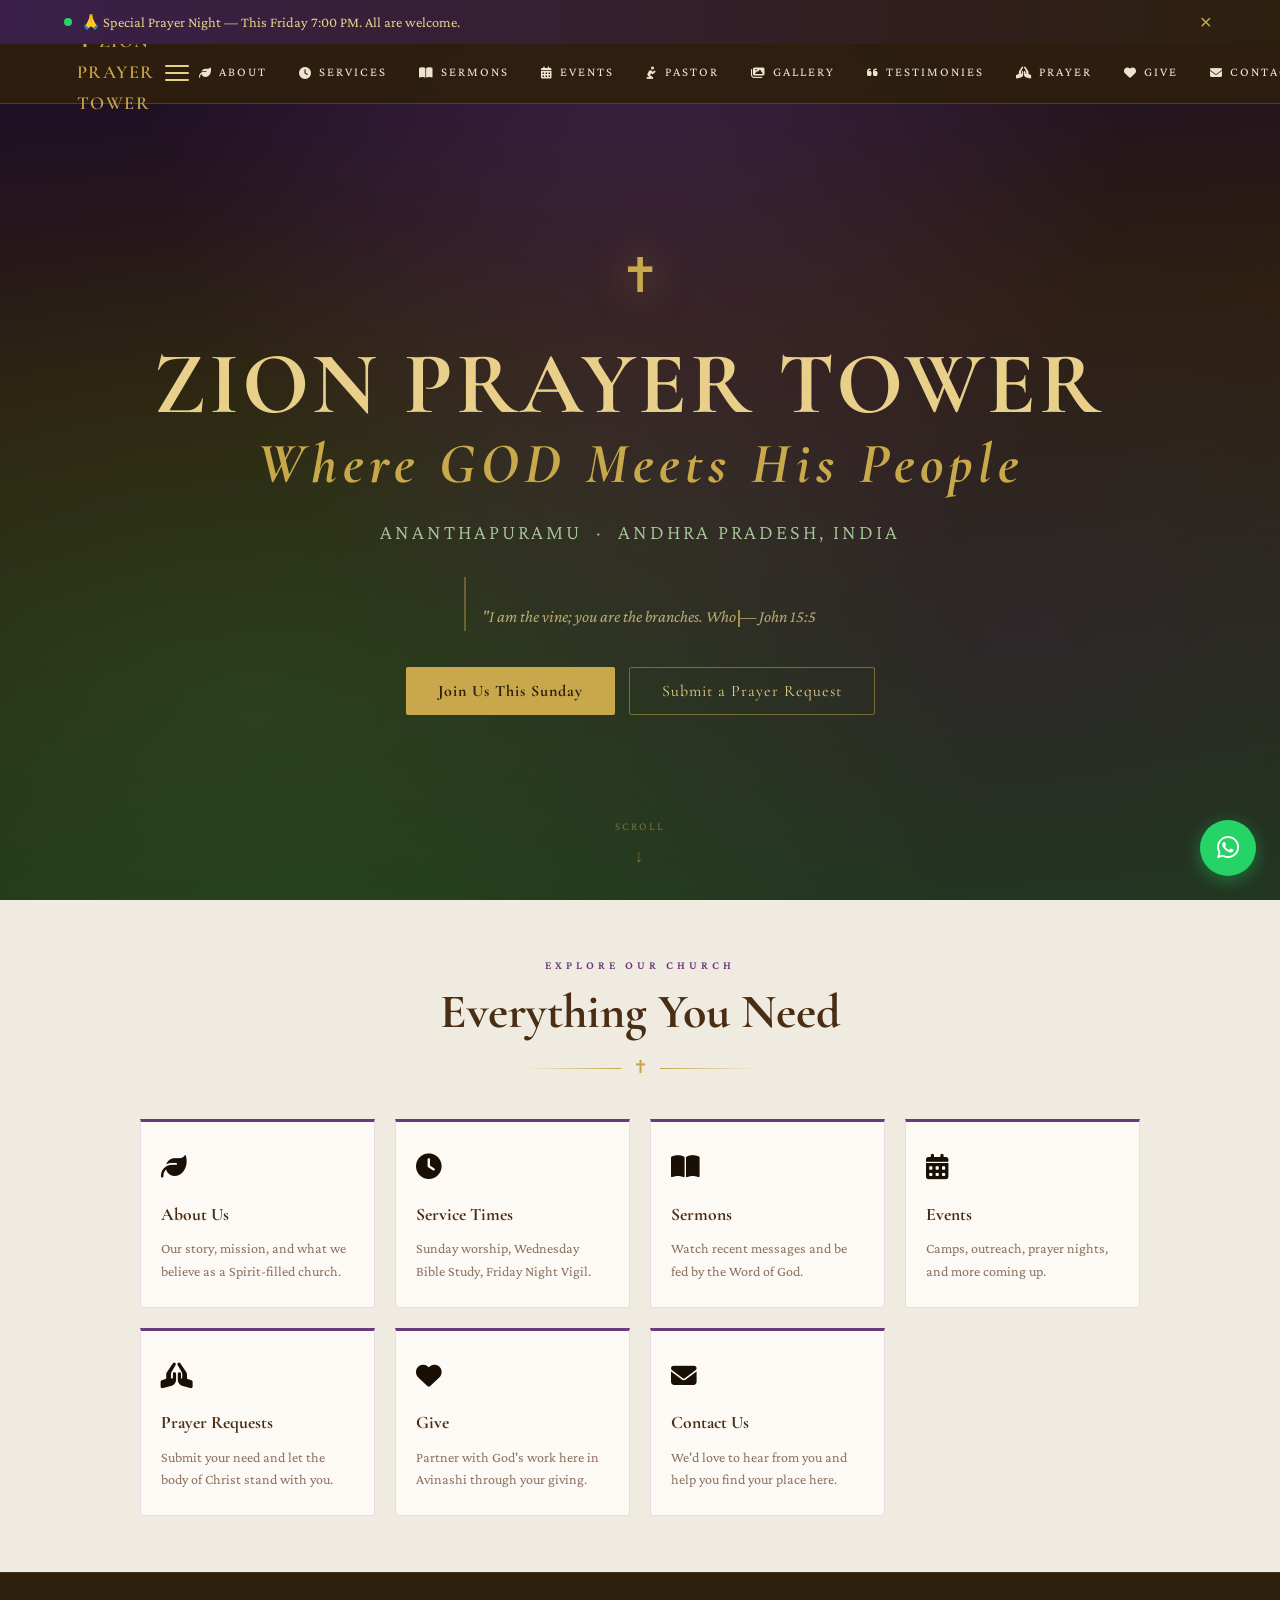
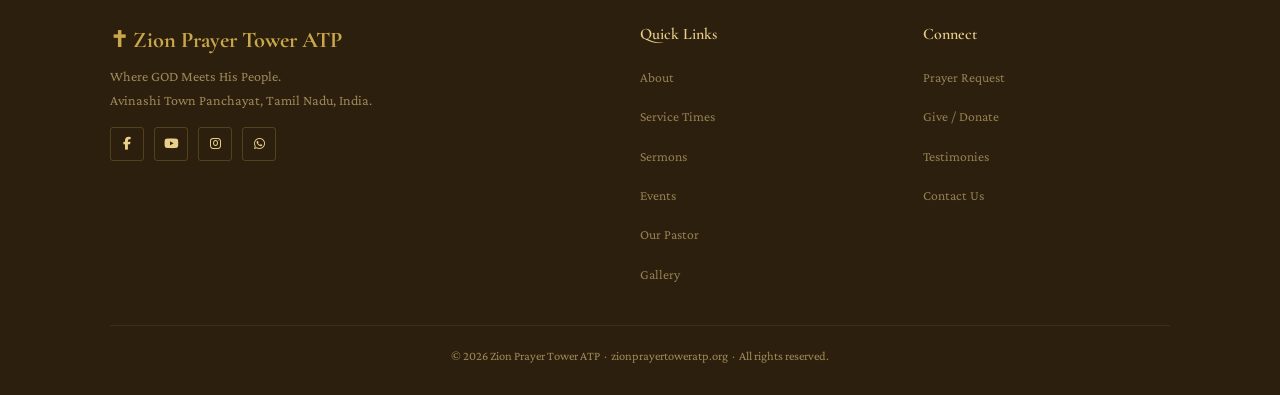
<file: index.html>
<!DOCTYPE html>
<html lang="en">

<head>
    <meta charset="UTF-8" />
    <meta name="viewport" content="width=device-width,initial-scale=1.0" />
    <title>Zion Prayer Tower – Where GOD Meets His People</title>
    <meta name="description" content="Zion Prayer Tower ATP – Spirit-filled church in Avinashi, Tamil Nadu." />

    <!-- SEO: Open Graph -->
    <meta property="og:title" content="Zion Prayer Tower ATP" />
    <meta property="og:description" content="Where GOD Meets His People — Ananthapuramu, Andhra Pradesh" />
    <!-- REPLACE: upload a photo of your church and name it og-image.jpg -->
    <meta property="og:image" content="https://zionprayertoweratp.org/og-image.jpg" />
    <meta property="og:url" content="https://zionprayertoweratp.org" />
    <meta property="og:type" content="website" />
    <meta name="twitter:card" content="summary_large_image" />
    <link rel="canonical" href="https://zionprayertoweratp.org" />
    <link rel="icon" type="image/png" href="favicon.png" />

    <!-- PWA -->
    <link rel="manifest" href="manifest.json" />
    <meta name="theme-color" content="#c8a84b" />
    <!-- font-display: swap is set via &display=swap in the URL below -->
    <link
        href="https://fonts.googleapis.com/css2?family=Cormorant+Garamond:ital,wght@0,400;0,600;0,700;1,400;1,600&family=Crimson+Pro:wght@300;400;600&display=swap"
        rel="stylesheet" />
    <link rel="stylesheet" href="https://cdnjs.cloudflare.com/ajax/libs/font-awesome/6.5.0/css/all.min.css" />
    <link rel="stylesheet" href="styles.css" />

    <!-- REPLACE G-XXXXXXXXXX with your Google Analytics Measurement ID -->
    <script async src="https://www.googletagmanager.com/gtag/js?id=G-XXXXXXXXXX"></script>
    <script>
        window.dataLayer = window.dataLayer || [];
        function gtag(){dataLayer.push(arguments);}
        gtag('js', new Date());
        gtag('config', 'G-XXXXXXXXXX');
    </script>
    <style>
        .page {
            display: none;
        }

        .page.active {
            display: block;
        }

        .nav-links a {
            display: flex;
            align-items: center;
            gap: 6px;
        }

        .nav-links a i {
            font-size: 0.75rem;
        }

        /* ─── PRAYER FORM ──────────────────────────────── */
        .prayer-form-wrap {
            max-width: 560px;
            margin: 0 auto;
            background: rgba(255, 255, 255, 0.06);
            border: 1px solid rgba(200, 168, 75, 0.2);
            border-radius: 6px;
            padding: 32px 28px;
        }

        .pf-row {
            margin-bottom: 18px;
        }

        .pf-row label {
            display: block;
            font-size: 0.75rem;
            text-transform: uppercase;
            letter-spacing: 1.5px;
            color: var(--grape-light);
            margin-bottom: 6px;
            font-weight: 600;
        }

        .pf-row input,
        .pf-row textarea,
        .pf-row select {
            width: 100%;
            padding: 11px 14px;
            background: rgba(255, 255, 255, 0.08);
            border: 1px solid rgba(200, 168, 75, 0.25);
            border-radius: 4px;
            color: var(--parchment);
            font-family: var(--font-body);
            font-size: 1rem;
            outline: none;
            transition: border-color 0.2s;
        }

        .pf-row input::placeholder,
        .pf-row textarea::placeholder {
            color: rgba(200, 168, 75, 0.35);
        }

        .pf-row input:focus,
        .pf-row textarea:focus,
        .pf-row select:focus {
            border-color: var(--gold);
        }

        .pf-row select option {
            background: #2d1f0e;
            color: var(--parchment);
        }

        .pf-row textarea {
            resize: vertical;
            min-height: 110px;
        }

        .pf-submit {
            width: 100%;
            display: flex;
            align-items: center;
            justify-content: center;
            gap: 10px;
            padding: 14px;
            background: #25D366;
            color: #fff;
            border: none;
            border-radius: 4px;
            font-family: var(--font-display);
            font-size: 1.05rem;
            font-weight: 700;
            letter-spacing: 0.5px;
            cursor: pointer;
            transition: background 0.2s, transform 0.15s;
            margin-top: 6px;
        }

        .pf-submit:hover {
            background: #1ebe5a;
            transform: translateY(-2px);
        }

        .pf-submit i {
            font-size: 1.1rem;
        }

        .pf-error {
            display: none;
            background: rgba(220, 60, 60, 0.2);
            border: 1px solid rgba(220, 60, 60, 0.4);
            color: #ffaaaa;
            padding: 10px 14px;
            border-radius: 4px;
            font-size: 0.9rem;
            margin-bottom: 14px;
        }

        .pf-error.show {
            display: block;
        }

        @media(max-width:480px) {
            .prayer-form-wrap {
                padding: 22px 16px;
            }
        }

        /* ─── WHATSAPP FLOATING BUTTON ──────────────────── */
        .wa-float {
            position: fixed;
            bottom: 24px;
            right: 24px;
            z-index: 150;
            width: 56px;
            height: 56px;
            border-radius: 50%;
            background: #25D366;
            color: #fff;
            display: flex;
            align-items: center;
            justify-content: center;
            font-size: 1.6rem;
            text-decoration: none;
            box-shadow: 0 4px 16px rgba(37, 211, 102, 0.45), 0 2px 8px rgba(0,0,0,0.2);
            transition: transform 0.2s ease, box-shadow 0.2s ease;
        }

        .wa-float:hover {
            transform: scale(1.1);
            box-shadow: 0 6px 24px rgba(37, 211, 102, 0.6), 0 4px 12px rgba(0,0,0,0.25);
        }

        .wa-float .wa-tooltip {
            position: absolute;
            right: calc(100% + 10px);
            top: 50%;
            transform: translateY(-50%);
            background: rgba(30, 20, 10, 0.92);
            color: #fff;
            font-size: 0.78rem;
            font-family: 'Crimson Pro', Georgia, serif;
            letter-spacing: 0.5px;
            white-space: nowrap;
            padding: 6px 12px;
            border-radius: 4px;
            pointer-events: none;
            opacity: 0;
            transition: opacity 0.2s ease;
        }

        .wa-float .wa-tooltip::after {
            content: '';
            position: absolute;
            left: 100%;
            top: 50%;
            transform: translateY(-50%);
            border: 5px solid transparent;
            border-left-color: rgba(30, 20, 10, 0.92);
        }

        .wa-float:hover .wa-tooltip {
            opacity: 1;
        }

        @media (max-width: 480px) {
            .wa-float {
                bottom: 16px;
                right: 16px;
                width: 50px;
                height: 50px;
                font-size: 1.4rem;
            }
        }
        @media (max-width: 400px) {
            .nav-links a {
                font-size: 0.72rem;
                letter-spacing: 0.5px;
            }
        }
    </style>
</head>

<body>

    <!-- Gold scroll-progress bar (z-index 200, above nav) -->
    <div id="scroll-progress"></div>

    <!-- ══ ANNOUNCEMENT BANNER ═════════════════════════════ -->
    <div id="announcement-banner" class="ann-banner" role="alert" aria-live="polite">
        <div class="ann-content">
            <span class="ann-dot"></span>
            <!-- REPLACE: Update announcement text here -->
            <span class="ann-text">🙏 Special Prayer Night — This Friday 7:00 PM. All are welcome.</span>
        </div>
        <button class="ann-dismiss" aria-label="Dismiss announcement" onclick="dismissBanner()">&#x00D7;</button>
    </div>

    <nav class="nav">
        <a class="nav-brand" href="#home" onclick="go('home')" aria-label="Go to home page">✝ ZION PRAYER TOWER</a>
        <button class="nav-toggle"
            onclick="document.querySelector('.nav-links').classList.toggle('open'); this.setAttribute('aria-expanded', this.getAttribute('aria-expanded') === 'true' ? 'false' : 'true')"
            aria-label="Menu" aria-expanded="false">
            <span></span><span></span><span></span>
        </button>
        <ul class="nav-links" aria-label="Main navigation">
            <li><a href="#about" onclick="go('about')"> <i class="fa-solid fa-leaf"></i> About</a></li>
            <li><a href="#services" onclick="go('services')"><i class="fa-solid fa-clock"></i> Services</a></li>
            <li><a href="#sermons" onclick="go('sermons')"> <i class="fa-solid fa-book-open"></i> Sermons</a></li>
            <li><a href="#events" onclick="go('events')"> <i class="fa-solid fa-calendar-days"></i> Events</a></li>
            <li><a href="#pastor" onclick="go('pastor')"> <i class="fa-solid fa-person-praying"></i> Pastor</a></li>
            <li><a href="#gallery" onclick="go('gallery')"> <i class="fa-solid fa-images"></i> Gallery</a></li>
            <li><a href="#testimonies" onclick="go('testimonies')"> <i class="fa-solid fa-quote-left"></i> Testimonies</a></li>
            <li><a href="#prayer" onclick="go('prayer')"> <i class="fa-solid fa-hands-praying"></i> Prayer</a></li>
            <li><a href="#give" onclick="go('give')"> <i class="fa-solid fa-heart"></i> Give</a></li>
            <li><a href="#contact" onclick="go('contact')"> <i class="fa-solid fa-envelope"></i> Contact</a></li>
        </ul>
    </nav>

    <!-- ══ HOME ══════════════════════════════════════════ -->
    <div id="page-home" class="page active">
        <section class="hero">
            <div class="hero-particles" id="particles"></div>
            <div class="hero-cross">✝</div>
            <h1>ZION PRAYER TOWER<em>Where GOD Meets His People</em></h1>
            <p class="hero-sub">Ananthapuramu &nbsp;·&nbsp; Andhra Pradesh, India</p>
            <blockquote class="hero-verse">
                "I am the vine; you are the branches. Whoever abides in me and I in him, he it is that bears much
                fruit."
                <br><cite>— John 15:5</cite>
            </blockquote>
            <div class="hero-btns">
                <button class="btn-primary" onclick="go('services')">Join Us This Sunday</button>
                <button class="btn-ghost" onclick="go('prayer')">Submit a Prayer Request</button>
            </div>
            <span class="hero-scroll">Scroll</span>
        </section>

        <section class="alt" style="padding:56px 5vw;">
            <p class="section-label reveal">Explore Our Church</p>
            <h2 class="section-title reveal">Everything You Need</h2>
            <div class="section-rule reveal"><span class="section-rule-icon">✝</span></div>
            <div class="pillars-grid" style="max-width:1000px;">
                <div class="pillar reveal" onclick="go('about')" style="cursor:pointer;">
                    <div class="pillar-icon"><i class="fa-solid fa-leaf"></i></div>
                    <h3>About Us</h3>
                    <p>Our story, mission, and what we believe as a Spirit-filled church.</p>
                </div>
                <div class="pillar reveal" onclick="go('services')" style="cursor:pointer;">
                    <div class="pillar-icon"><i class="fa-solid fa-clock"></i></div>
                    <h3>Service Times</h3>
                    <p>Sunday worship, Wednesday Bible Study, Friday Night Vigil.</p>
                </div>
                <div class="pillar reveal" onclick="go('sermons')" style="cursor:pointer;">
                    <div class="pillar-icon"><i class="fa-solid fa-book-open"></i></div>
                    <h3>Sermons</h3>
                    <p>Watch recent messages and be fed by the Word of God.</p>
                </div>
                <div class="pillar reveal" onclick="go('events')" style="cursor:pointer;">
                    <div class="pillar-icon"><i class="fa-solid fa-calendar-days"></i></div>
                    <h3>Events</h3>
                    <p>Camps, outreach, prayer nights, and more coming up.</p>
                </div>
                <div class="pillar reveal" onclick="go('prayer')" style="cursor:pointer;">
                    <div class="pillar-icon"><i class="fa-solid fa-hands-praying"></i></div>
                    <h3>Prayer Requests</h3>
                    <p>Submit your need and let the body of Christ stand with you.</p>
                </div>
                <div class="pillar reveal" onclick="go('give')" style="cursor:pointer;">
                    <div class="pillar-icon"><i class="fa-solid fa-heart"></i></div>
                    <h3>Give</h3>
                    <p>Partner with God's work here in Avinashi through your giving.</p>
                </div>
                <div class="pillar reveal" onclick="go('contact')" style="cursor:pointer;">
                    <div class="pillar-icon"><i class="fa-solid fa-envelope"></i></div>
                    <h3>Contact Us</h3>
                    <p>We'd love to hear from you and help you find your place here.</p>
                </div>
            </div>
        </section>
    </div>

    <!-- ══ ABOUT ══════════════════════════════════════════ -->
    <div id="page-about" class="page">
        <div class="page-hero">
            <h1>About Us</h1>
            <p>Our Story &nbsp;·&nbsp; What We Believe</p>
        </div>
        <section class="alt">
            <p class="section-label reveal">Our Story</p>
            <h2 class="section-title reveal">Rooted in the True Vine</h2>
            <div class="section-rule reveal"><span class="section-rule-icon">🍇</span></div>
            <div class="about-grid">
                <div class="about-text reveal">
                    <p>Zion Prayer Tower ATP is a Spirit-filled, community-rooted church in Avinashi, Tamil Nadu. We are
                        a people grafted into the True Vine — Jesus Christ — drawing life, strength, and purpose from
                        Him alone.</p>
                    <p>Just as the Gardener tends the vineyard with care, pruning what is unfruitful and binding the
                        broken branches, God has been faithfully at work in this congregation — restoring, renewing, and
                        reviving hearts.</p>
                    <p>Every person who walks through our doors is welcomed — the weary, the broken, the seeker, and the
                        faithful. You have a home here.</p>
                </div>
                <div class="vine-box reveal">
                    <blockquote>"Every branch in me that does not bear fruit He takes away, and every branch that does
                        bear fruit He prunes, that it may bear more fruit."</blockquote>
                    <cite>— John 15:2 (ESV)</cite>
                </div>
            </div>
        </section>
        <section>
            <p class="section-label reveal">What We Believe</p>
            <h2 class="section-title reveal">The Branches We Stand On</h2>
            <div class="section-rule reveal"><span class="section-rule-icon">✝</span></div>
            <div class="pillars-grid">
                <div class="pillar reveal">
                    <div class="pillar-icon"><i class="fa-solid fa-bible"></i></div>
                    <h3>The Word</h3>
                    <p>We stand on the Holy Bible as the inspired, inerrant Word of God — the foundation of all we
                        believe.</p>
                </div>
                <div class="pillar reveal">
                    <div class="pillar-icon"><i class="fa-solid fa-hands-praying"></i></div>
                    <h3>Prayer</h3>
                    <p>Prayer is the lifeblood of this church. We are a house of prayer — interceding for our city and
                        the nations.</p>
                </div>
                <div class="pillar reveal">
                    <div class="pillar-icon"><i class="fa-solid fa-dove"></i></div>
                    <h3>The Holy Spirit</h3>
                    <p>We believe in the present-day work of the Holy Spirit — His gifts, power, and transforming
                        presence.</p>
                </div>
                <div class="pillar reveal">
                    <div class="pillar-icon"><i class="fa-solid fa-people-group"></i></div>
                    <h3>Community</h3>
                    <p>We are a family. We bear one another's burdens and grow together as one body in Christ.</p>
                </div>
            </div>
        </section>
    </div>

    <!-- ══ SERVICES ════════════════════════════════════════ -->
    <div id="page-services" class="page">
        <div class="page-hero">
            <h1>Service Times</h1>
            <p>Gather With Us</p>
        </div>
        <section class="dark">
            <p class="section-label reveal">Gather With Us</p>
            <h2 class="section-title reveal">Service Times</h2>
            <div class="section-rule reveal"><span class="section-rule-icon"><i class="fa-solid fa-clock"></i></span>
            </div>
            <div class="times-grid">
                <div class="time-card reveal">
                    <div class="t-day">Sunday</div>
                    <div class="t-time">7:00 AM</div>
                    <div class="t-label">Morning Prayer</div>
                </div>
                <div class="time-card reveal">
                    <div class="t-day">Sunday</div>
                    <div class="t-time">10:00 AM</div>
                    <div class="t-label">Main Worship Service</div>
                </div>
                <div class="time-card reveal">
                    <div class="t-day">Wednesday</div>
                    <div class="t-time">6:30 PM</div>
                    <div class="t-label">Bible Study</div>
                </div>
                <div class="time-card reveal">
                    <div class="t-day">Friday</div>
                    <div class="t-time">7:00 PM</div>
                    <div class="t-label">Night Vigil Prayer</div>
                </div>
            </div>
        </section>
    </div>

    <!-- ══ SERMONS ═════════════════════════════════════════ -->
    <div id="page-sermons" class="page">
        <div class="page-hero">
            <h1>Sermons</h1>
            <p>The Word Preached</p>
        </div>
        <section class="alt">
            <p class="section-label reveal">The Word Preached</p>
            <h2 class="section-title reveal">Recent Sermons</h2>
            <div class="section-rule reveal"><span class="section-rule-icon"><i
                        class="fa-solid fa-book-open"></i></span></div>
            <div class="sermons-grid">
                <div class="sermon-card reveal">
                    <div class="yt-wrap">
                        <!-- REPLACE VIDEO_ID_1: Go to your YouTube video → copy the ID after v= in the URL -->
                        <iframe src="https://www.youtube.com/embed/VIDEO_ID_1" title="Sermon 1"
                            allow="accelerometer;autoplay;clipboard-write;encrypted-media;gyroscope;picture-in-picture"
                            allowfullscreen loading="lazy"></iframe>
                    </div>
                    <div class="sermon-info">
                        <div class="sermon-title">Abiding in the Vine</div>
                        <!-- REPLACE [NAME] with your pastor's actual name -->
                        <div class="sermon-meta">Pastor [NAME] &nbsp;·&nbsp; April 2026</div>
                    </div>
                </div>
                <div class="sermon-card reveal">
                    <div class="yt-wrap">
                        <!-- REPLACE VIDEO_ID_2: Go to your YouTube video → copy the ID after v= in the URL -->
                        <iframe src="https://www.youtube.com/embed/VIDEO_ID_2" title="Sermon 2"
                            allow="accelerometer;autoplay;clipboard-write;encrypted-media;gyroscope;picture-in-picture"
                            allowfullscreen loading="lazy"></iframe>
                    </div>
                    <div class="sermon-info">
                        <div class="sermon-title">The Gardener's Promise</div>
                        <!-- REPLACE [NAME] with your pastor's actual name -->
                        <div class="sermon-meta">Pastor [NAME] &nbsp;·&nbsp; April 2026</div>
                    </div>
                </div>
                <div class="sermon-card reveal">
                    <div class="yt-wrap">
                        <!-- REPLACE VIDEO_ID_3: Go to your YouTube video → copy the ID after v= in the URL -->
                        <iframe src="https://www.youtube.com/embed/VIDEO_ID_3" title="Sermon 3"
                            allow="accelerometer;autoplay;clipboard-write;encrypted-media;gyroscope;picture-in-picture"
                            allowfullscreen loading="lazy"></iframe>
                    </div>
                    <div class="sermon-info">
                        <div class="sermon-title">Bearing Much Fruit</div>
                        <!-- REPLACE [NAME] with your pastor's actual name -->
                        <div class="sermon-meta">Pastor [NAME] &nbsp;·&nbsp; March 2026</div>
                    </div>
                </div>
            </div>
        </section>
    </div>

    <!-- ══ EVENTS ══════════════════════════════════════════ -->
    <div id="page-events" class="page">
        <div class="page-hero">
            <h1>Upcoming Events</h1>
            <p>What's Coming</p>
        </div>
        <section>
            <p class="section-label reveal">What's Coming</p>
            <h2 class="section-title reveal">Upcoming Events</h2>
            <div class="section-rule reveal"><span class="section-rule-icon"><i
                        class="fa-solid fa-calendar-days"></i></span></div>
            <div class="events-layout">
                <div class="events-list reveal">
                    <div class="event-item">
                        <div class="event-date">
                            <div class="eday">4</div>
                            <div class="emon">May</div>
                        </div>
                        <div class="event-info">
                            <div class="etitle">Sunday School Anniversary</div>
                            <div class="edesc">Annual celebration for our children's ministry</div>
                        </div>
                    </div>
                    <div class="event-item">
                        <div class="event-date">
                            <div class="eday">11</div>
                            <div class="emon">May</div>
                        </div>
                        <div class="event-info">
                            <div class="etitle">All-Night Prayer Meeting</div>
                            <div class="edesc">Corporate intercession — all are welcome</div>
                        </div>
                    </div>
                    <div class="event-item">
                        <div class="event-date">
                            <div class="eday">25</div>
                            <div class="emon">May</div>
                        </div>
                        <div class="event-info">
                            <div class="etitle">Youth Camp 2026</div>
                            <div class="edesc">2-day retreat for young adults and teens</div>
                        </div>
                    </div>
                    <div class="event-item">
                        <div class="event-date">
                            <div class="eday">1</div>
                            <div class="emon">Jun</div>
                        </div>
                        <div class="event-info">
                            <div class="etitle">Community Outreach</div>
                            <div class="edesc">Serving families in Avinashi — volunteers welcome</div>
                        </div>
                    </div>
                </div>
                <div class="gcal-wrap reveal">
                    <!-- REPLACE YOUR_CALENDAR_ID: Google Calendar → Settings → Integrate Calendar → copy Embed URL -->
                    <iframe id="gcal-embed"
                        src="https://calendar.google.com/calendar/embed?src=YOUR_CALENDAR_ID%40group.calendar.google.com&ctz=Asia%2FKolkata&showTitle=0&showNav=1&showPrint=0&showTabs=0&showCalendars=0&mode=MONTH"
                        title="Church Calendar"></iframe>
                    <p class="gcal-note"><i class="fa-solid fa-calendar-days"></i> Live calendar — updated by church
                        administration</p>
                </div>
            </div>
        </section>
    </div>

    <!-- ══ PRAYER ══════════════════════════════════════════ -->
    <div id="page-prayer" class="page">
        <div class="page-hero">
            <h1>Prayer Requests</h1>
            <p>We Intercede Together</p>
        </div>
        <section class="dark prayer-section">
            <p class="section-label reveal">We Intercede Together</p>
            <h2 class="section-title reveal">Submit a Prayer Request</h2>
            <div class="section-rule reveal"><span class="section-rule-icon"><i
                        class="fa-solid fa-hands-praying"></i></span></div>
            <p class="reveal"
                style="text-align:center;color:var(--parchment);opacity:0.8;max-width:540px;margin:0 auto 28px;font-size:1.05rem;">
                No burden is too small and no prayer too big. Our intercessory team prays over every request. Fill the
                form below — it will open WhatsApp with your message ready to send.
            </p>

            <div class="prayer-form-wrap reveal">
                <!-- Validation error box -->
                <div class="pf-error" id="pf-error"><i class="fa-solid fa-circle-exclamation"></i> <span
                        id="pf-error-msg"></span></div>

                <form id="prayer-form" novalidate>
                    <!-- Name -->
                    <div class="pf-row">
                        <label for="pf-name"><i class="fa-solid fa-user"></i> &nbsp;Your Name</label>
                        <input type="text" id="pf-name" placeholder="e.g. Samuel Paul" autocomplete="name" />
                    </div>

                    <!-- Category -->
                    <div class="pf-row">
                        <label for="pf-category"><i class="fa-solid fa-tag"></i> &nbsp;Category</label>
                        <select id="pf-category">
                            <option value="General">🙏 General</option>
                            <option value="Healing">💊 Healing</option>
                            <option value="Family">👨‍👩‍👧 Family</option>
                            <option value="Financial">💰 Financial</option>
                        </select>
                    </div>

                    <!-- Prayer Request -->
                    <div class="pf-row">
                        <label for="pf-message"><i class="fa-solid fa-pen-nib"></i> &nbsp;Your Prayer Request</label>
                        <textarea id="pf-message" placeholder="Share your prayer need here..."></textarea>
                    </div>

                    <!-- Submit -->
                    <button type="submit" class="pf-submit"
                        onclick="gtag('event', 'whatsapp_click', { location: 'prayer_section' })">
                        <i class="fa-brands fa-whatsapp"></i> Send Prayer Request on WhatsApp
                    </button>
                </form>
            </div>
        </section>
    </div>

    <!-- ══ GIVE ════════════════════════════════════════════ -->
    <div id="page-give" class="page">
        <div class="page-hero">
            <h1>Give to God's Work</h1>
            <p>Support the Ministry</p>
        </div>
        <section class="donate-section">
            <p class="section-label reveal">Support the Ministry</p>
            <h2 class="section-title reveal">Give to God's Work</h2>
            <div class="section-rule reveal"><span class="section-rule-icon"><i class="fa-solid fa-heart"></i></span>
            </div>
            <div class="donate-body reveal">
                <p>"Each of you should give what you have decided in your heart to give, not reluctantly or under
                    compulsion, for God loves a cheerful giver." — 2 Corinthians 9:7</p>
                <!-- REPLACE YOUR_UPI_ID: Use your church bank's UPI ID e.g. churchname@upi -->
                <div class="donate-options">
                    <a href="upi://pay?pa=YOUR_UPI_ID&pn=ZionPrayerTowerATP&cu=INR" class="donate-btn gpay"
                        onclick="gtag('event', 'donate_click', { method: 'gpay' })"><i
                            class="fa-brands fa-google-pay"></i> Google Pay</a>
                    <a href="upi://pay?pa=YOUR_UPI_ID&pn=ZionPrayerTowerATP&cu=INR" class="donate-btn phonepe"
                        onclick="gtag('event', 'donate_click', { method: 'phonepe' })"><i
                            class="fa-solid fa-mobile-screen-button"></i> PhonePe</a>
                </div>
                <p style="font-size:0.82rem;margin-bottom:10px;color:var(--text-light);">Or use UPI ID directly:</p>
                <div class="upi-id-box">UPI: <strong>YOUR_UPI_ID@bank</strong></div>
            </div>
        </section>
    </div>

    <!-- ══ CONTACT ═════════════════════════════════════════ -->
    <div id="page-contact" class="page">
        <div class="page-hero">
            <h1>Contact Us</h1>
            <p>Reach Out</p>
        </div>
        <section class="alt">
            <p class="section-label reveal">Reach Out</p>
            <h2 class="section-title reveal">Contact Us</h2>
            <div class="section-rule reveal"><span class="section-rule-icon"><i class="fa-solid fa-envelope"></i></span>
            </div>
            <div class="contact-layout">
                <div class="contact-info reveal">
                    <div class="c-row">
                        <div class="c-icon"><i class="fa-solid fa-location-dot"></i></div>
                        <div>
                            <div class="c-label">Address</div>
                            <div class="c-val">Zion Prayer Tower, Ananthapuramu,<br>Andhra Pradesh – 515 001</div>
                        </div>
                    </div>
                    <div class="c-row">
                        <div class="c-icon"><i class="fa-solid fa-phone"></i></div>
                        <div>
                            <div class="c-label">Phone</div>
                            <!-- REPLACE: Add your actual church phone number here -->
                            <div class="c-val">+91 XXXXX XXXXX</div>
                        </div>
                    </div>
                    <div class="c-row">
                        <div class="c-icon"><i class="fa-solid fa-envelope"></i></div>
                        <div>
                            <div class="c-label">Email</div>
                            <div class="c-val">info@zionprayertoweratp.org</div>
                        </div>
                    </div>
                    <div class="c-row">
                        <div class="c-icon"><i class="fa-solid fa-clock"></i></div>
                        <div>
                            <div class="c-label">Office Hours</div>
                            <div class="c-val">Mon – Sat: 9:00 AM – 5:00 PM</div>
                        </div>
                    </div>
                    <!-- REPLACE YOUR_MAPS_EMBED_URL: Go to maps.google.com → search your church address → Share → Embed a map → copy the src URL -->
                    <iframe src="https://www.google.com/maps/embed?pb=YOUR_MAPS_EMBED_URL" width="100%" height="180"
                        style="border:0;border-radius:4px;margin-top:8px;" allowfullscreen loading="lazy"
                        title="Church Location"></iframe>
                </div>
                <div class="contact-form reveal">
                    <h3>Send Us a Message</h3>
                    <!-- REPLACE YOUR_FORM_ID: Sign up at formspree.io → Create Form → copy the ID -->
                    <form action="https://formspree.io/f/YOUR_FORM_ID" method="POST">
                        <div class="form-row"><label for="cf-name">Your Name</label><input type="text" id="cf-name"
                                name="name" placeholder="e.g. Samuel Paul" required /></div>
                        <div class="form-row"><label for="cf-email">Email Address</label><input type="email"
                                id="cf-email" name="email" placeholder="you@example.com" required /></div>
                        <div class="form-row"><label for="cf-phone">Phone (optional)</label><input type="tel"
                                id="cf-phone" name="phone" placeholder="+91 XXXXX XXXXX" /></div>
                        <div class="form-row"><label for="cf-msg">Message</label><textarea id="cf-msg" name="message"
                                placeholder="How can we help you?" required></textarea></div>
                        <button type="submit" class="form-submit"><i class="fa-solid fa-paper-plane"></i> Send
                            Message</button>
                    </form>
                </div>
            </div>
        </section>
    </div>

    <!-- ══ PASTOR ════════════════════════════════════════ -->
    <div id="page-pastor" class="page">
        <div class="page-hero">
            <h1>Our Pastor</h1>
            <p>The Shepherd God Placed Here</p>
        </div>

        <section>
            <div class="pastor-grid reveal">
                <!-- Left: Photo -->
                <div class="pastor-photo-col">
                    <div class="pastor-photo-placeholder">
                        <i class="fa-solid fa-user"></i>
                    </div>
                    <p class="pastor-name">Pastor [NAME]</p>
                    <p class="pastor-designation">Senior Pastor</p>
                </div>
                <!-- Right: Bio -->
                <div class="pastor-bio-col">
                    <p class="section-label">Called to Serve</p>
                    <h2 class="section-title">Pastor [NAME]</h2>
                    <div class="section-rule"><span class="section-rule-icon">✝</span></div>
                    <!-- REPLACE: Add actual pastor bio paragraphs here -->
                    <p>From the very first calling upon his heart, Pastor [NAME] has known that God's purpose for his life was rooted in intercession and service. Raised in a Spirit-filled household, he surrendered his life to full-time ministry after a powerful encounter with the Holy Spirit as a young man.</p>
                    <p>For over two decades, Pastor [NAME] has served the people of Ananthapuramu with deep pastoral care, unwavering faith, and a heart for the lost and the broken. His ministry is built on three pillars — prayer, the Word of God, and love for the congregation.</p>
                    <p>Under his leadership, Zion Prayer Tower ATP has grown from a small gathering of believers into a vibrant, Spirit-led community. He believes the church exists to be a place where God truly meets His people — in worship, in prayer, and in everyday life.</p>
                    <div class="vine-box" style="margin-top:28px;">
                        <blockquote>"Keep watch over yourselves and all the flock of which the Holy Spirit has made you overseers."</blockquote>
                        <cite>— Acts 20:28</cite>
                    </div>
                </div>
            </div>
        </section>

        <section class="alt">
            <p class="section-label reveal">Serving Together</p>
            <h2 class="section-title reveal">Our Leadership Team</h2>
            <div class="section-rule reveal"><span class="section-rule-icon">✝</span></div>
            <div class="leadership-grid">
                <!-- REPLACE: Add actual leader names and photos -->
                <div class="leader-card pillar reveal">
                    <div class="leader-avatar"><i class="fa-solid fa-user"></i></div>
                    <h3>[Elder Name]</h3>
                    <p class="leader-role">Elder</p>
                </div>
                <div class="leader-card pillar reveal">
                    <div class="leader-avatar"><i class="fa-solid fa-user"></i></div>
                    <h3>[Leader Name]</h3>
                    <p class="leader-role">Worship Leader</p>
                </div>
                <div class="leader-card pillar reveal">
                    <div class="leader-avatar"><i class="fa-solid fa-user"></i></div>
                    <h3>[Leader Name]</h3>
                    <p class="leader-role">Youth Pastor</p>
                </div>
                <div class="leader-card pillar reveal">
                    <div class="leader-avatar"><i class="fa-solid fa-user"></i></div>
                    <h3>[Leader Name]</h3>
                    <p class="leader-role">Women's Ministry</p>
                </div>
            </div>
        </section>
    </div>

    <!-- ══ GALLERY ═══════════════════════════════════════ -->
    <div id="page-gallery" class="page">
        <div class="page-hero">
            <h1>Gallery</h1>
            <p>Moments of Grace</p>
        </div>

        <section>
            <p class="section-label reveal">Life at Zion</p>
            <h2 class="section-title reveal">Our Congregation</h2>
            <div class="section-rule reveal"><span class="section-rule-icon"><i class="fa-solid fa-camera"></i></span></div>

            <div class="gallery-masonry">
                <!-- REPLACE: swap this div with an <img> tag when you have real photos -->
                <div class="gallery-item gi-square">
                    <div class="gi-bg" style="background:linear-gradient(135deg,var(--grape-deep),var(--leaf-dark));"></div>
                    <div class="gi-overlay"><i class="fa-solid fa-church"></i><span>Sunday Worship</span></div>
                </div>
                <!-- REPLACE: swap this div with an <img> tag when you have real photos -->
                <div class="gallery-item gi-landscape">
                    <div class="gi-bg" style="background:linear-gradient(135deg,var(--leaf-dark),var(--vine));"></div>
                    <div class="gi-overlay"><i class="fa-solid fa-hands-praying"></i><span>Prayer Meeting</span></div>
                </div>
                <!-- REPLACE: swap this div with an <img> tag when you have real photos -->
                <div class="gallery-item gi-portrait">
                    <div class="gi-bg" style="background:linear-gradient(135deg,var(--vine),var(--grape-deep));"></div>
                    <div class="gi-overlay"><i class="fa-solid fa-music"></i><span>Youth Group</span></div>
                </div>
                <!-- REPLACE: swap this div with an <img> tag when you have real photos -->
                <div class="gallery-item gi-square">
                    <div class="gi-bg" style="background:linear-gradient(135deg,var(--grape-deep),var(--bark));"></div>
                    <div class="gi-overlay"><i class="fa-solid fa-people-group"></i><span>Baptism</span></div>
                </div>
                <!-- REPLACE: swap this div with an <img> tag when you have real photos -->
                <div class="gallery-item gi-landscape">
                    <div class="gi-bg" style="background:linear-gradient(135deg,var(--leaf-dark),var(--grape-deep));"></div>
                    <div class="gi-overlay"><i class="fa-solid fa-dove"></i><span>Outreach</span></div>
                </div>
                <!-- REPLACE: swap this div with an <img> tag when you have real photos -->
                <div class="gallery-item gi-portrait">
                    <div class="gi-bg" style="background:linear-gradient(135deg,var(--vine),var(--leaf-dark));"></div>
                    <div class="gi-overlay"><i class="fa-solid fa-cross"></i><span>Bible Study</span></div>
                </div>
                <!-- REPLACE: swap this div with an <img> tag when you have real photos -->
                <div class="gallery-item gi-square">
                    <div class="gi-bg" style="background:linear-gradient(135deg,var(--bark),var(--grape-deep));"></div>
                    <div class="gi-overlay"><i class="fa-solid fa-book-bible"></i><span>Easter Service</span></div>
                </div>
                <!-- REPLACE: swap this div with an <img> tag when you have real photos -->
                <div class="gallery-item gi-landscape">
                    <div class="gi-bg" style="background:linear-gradient(135deg,var(--grape-deep),var(--vine));"></div>
                    <div class="gi-overlay"><i class="fa-solid fa-star"></i><span>Women's Fellowship</span></div>
                </div>
                <!-- REPLACE: swap this div with an <img> tag when you have real photos -->
                <div class="gallery-item gi-square">
                    <div class="gi-bg" style="background:linear-gradient(135deg,var(--leaf-dark),var(--bark));"></div>
                    <div class="gi-overlay"><i class="fa-solid fa-heart"></i><span>Children's Ministry</span></div>
                </div>
            </div>

            <div class="gallery-cta reveal">
                <p>Have photos from church events? Send them to us!</p>
                <a href="https://wa.me/919866766434?text=Church%20Photo%20Submission"
                    target="_blank" rel="noopener noreferrer"
                    class="prayer-btn wa">
                    <i class="fa-brands fa-whatsapp"></i> Send Photos on WhatsApp
                </a>
            </div>
        </section>
    </div>

    <!-- ══ TESTIMONIES ════════════════════════════════════ -->
    <div id="page-testimonies" class="page">
        <div class="page-hero">
            <h1>Testimonies</h1>
            <p>What God Has Done</p>
        </div>

        <section class="dark">
            <p class="section-label reveal">His Faithfulness</p>
            <h2 class="section-title reveal">Stories of Grace</h2>
            <div class="section-rule reveal"><span class="section-rule-icon"><i class="fa-solid fa-dove"></i></span></div>

            <p class="testimonies-intro reveal">Our congregation speaks Telugu. Share your testimony as a voice note or message directly on WhatsApp — in your own words, in your own language. Every testimony is a declaration of God's glory.</p>

            <div class="testimony-cta-box vine-box reveal" style="max-width:560px;margin:40px auto 48px;text-align:center;">
                <h3 class="testimony-cta-heading">Share Your Testimony</h3>
                <p class="testimony-cta-sub">Speak in Telugu or English — send a voice note or text on WhatsApp</p>
                <a href="https://wa.me/919866766434?text=Testimony%3A%20"
                    target="_blank" rel="noopener noreferrer"
                    class="pf-submit" style="display:inline-flex;max-width:360px;margin:16px auto 0;text-decoration:none;">
                    <i class="fa-brands fa-whatsapp"></i> Share on WhatsApp
                </a>
                <p class="testimony-cta-note">Your testimony will be prayed over and may be shared with the congregation with your permission.</p>
            </div>

            <div class="testimonies-grid">
                <!-- REPLACE: Add real testimony text and name when available -->
                <div class="testimony-card reveal" style="animation-delay:0ms;">
                    <i class="fa-solid fa-quote-left testimony-quote-icon"></i>
                    <p class="testimony-text"><em>"God answered our prayers in a way we never expected. Our family was going through a very difficult time, but the prayers of this church community carried us through. To God be all the glory."</em></p>
                    <div class="testimony-author">
                        <div class="testimony-avatar"><i class="fa-solid fa-user"></i></div>
                        <div>
                            <strong>[Name]</strong>
                            <span class="testimony-location">Ananthapuramu</span>
                        </div>
                    </div>
                </div>
                <!-- REPLACE: Add real testimony text and name when available -->
                <div class="testimony-card reveal" style="animation-delay:150ms;">
                    <i class="fa-solid fa-quote-left testimony-quote-icon"></i>
                    <p class="testimony-text"><em>"I was healed after the elders anointed me and prayed. The doctors were surprised. But we know — it was the Lord's doing. Praise God!"</em></p>
                    <div class="testimony-author">
                        <div class="testimony-avatar"><i class="fa-solid fa-user"></i></div>
                        <div>
                            <strong>[Name]</strong>
                            <span class="testimony-location">Ananthapuramu</span>
                        </div>
                    </div>
                </div>
                <!-- REPLACE: Add real testimony text and name when available -->
                <div class="testimony-card reveal" style="animation-delay:300ms;">
                    <i class="fa-solid fa-quote-left testimony-quote-icon"></i>
                    <p class="testimony-text"><em>"Zion Prayer Tower is where I found my faith. The Word preached here changed my life completely. I am forever grateful to this congregation and our pastor."</em></p>
                    <div class="testimony-author">
                        <div class="testimony-avatar"><i class="fa-solid fa-user"></i></div>
                        <div>
                            <strong>[Name]</strong>
                            <span class="testimony-location">Ananthapuramu</span>
                        </div>
                    </div>
                </div>
            </div>
        </section>
    </div>

    <!-- ══ FOOTER (shared) ════════════════════════════════ -->
    <footer>
        <div class="footer-grid">
            <div class="footer-brand">
                <h2>✝ Zion Prayer Tower ATP</h2>
                <p>Where GOD Meets His People.<br>Avinashi Town Panchayat, Tamil Nadu, India.</p>
                <div class="footer-social">
                    <!-- REPLACE: Add your actual Facebook URL here -->
                    <a href="#" title="Facebook"><i class="fa-brands fa-facebook-f"></i></a>
                    <!-- REPLACE: Add your actual YouTube URL here -->
                    <a href="#" title="YouTube"><i class="fa-brands fa-youtube"></i></a>
                    <!-- REPLACE: Add your actual Instagram URL here -->
                    <a href="#" title="Instagram"><i class="fa-brands fa-instagram"></i></a>
                    <!-- REPLACE: Add your actual WhatsApp URL here -->
                    <a href="#" title="WhatsApp"><i class="fa-brands fa-whatsapp"></i></a>
                </div>
            </div>
            <div class="footer-col">
                <h4>Quick Links</h4>
                <ul>
                    <li><a href="#about" onclick="go('about')">About</a></li>
                    <li><a href="#services" onclick="go('services')">Service Times</a></li>
                    <li><a href="#sermons" onclick="go('sermons')">Sermons</a></li>
                    <li><a href="#events" onclick="go('events')">Events</a></li>
                    <li><a href="#pastor" onclick="go('pastor')">Our Pastor</a></li>
                    <li><a href="#gallery" onclick="go('gallery')">Gallery</a></li>
                </ul>
            </div>
            <div class="footer-col">
                <h4>Connect</h4>
                <ul>
                    <li><a href="#prayer" onclick="go('prayer')">Prayer Request</a></li>
                    <li><a href="#give" onclick="go('give')">Give / Donate</a></li>
                    <li><a href="#testimonies" onclick="go('testimonies')">Testimonies</a></li>
                    <li><a href="#contact" onclick="go('contact')">Contact Us</a></li>
                </ul>
            </div>
        </div>
        <div class="footer-bottom">© 2026 Zion Prayer Tower ATP &nbsp;·&nbsp; zionprayertoweratp.org &nbsp;·&nbsp; All
            rights reserved.</div>
    </footer>

    <script>
        // ══════════════════════════════════════════════════
        // ANNOUNCEMENT BANNER
        // ══════════════════════════════════════════════════
        (function initBanner() {
            const banner = document.getElementById('announcement-banner');
            const nav = document.querySelector('.nav');
            if (!banner) return;
            if (localStorage.getItem('zpt_banner_dismissed') === '1') {
                banner.style.display = 'none';
            } else {
                nav.classList.add('banner-visible');
            }
        })();

        function dismissBanner() {
            const banner = document.getElementById('announcement-banner');
            const nav = document.querySelector('.nav');
            if (!banner) return;
            banner.classList.add('ann-dismissed');
            nav.classList.remove('banner-visible');
            setTimeout(() => { banner.style.display = 'none'; }, 320);
            localStorage.setItem('zpt_banner_dismissed', '1');
        }

        // ══════════════════════════════════════════════════
        // SCROLL PROGRESS BAR
        // ══════════════════════════════════════════════════
        const progressBar = document.getElementById('scroll-progress');
        window.addEventListener('scroll', () => {
            const scrolled = window.scrollY;
            const total = document.documentElement.scrollHeight - window.innerHeight;
            progressBar.style.width = (total > 0 ? (scrolled / total) * 100 : 0) + '%';
        }, { passive: true });

        // ══════════════════════════════════════════════════
        // SPA ROUTER — with fade transitions
        // ══════════════════════════════════════════════════
        function go(page) {
            const current = document.querySelector('.page.active');
            const next = document.getElementById('page-' + page);
            if (!next || (current && current === next)) return;

            // Update nav active state immediately
            document.querySelectorAll('.nav-links a').forEach(a => {
                a.classList.toggle('active', a.getAttribute('href') === '#' + page);
            });
            document.querySelector('.nav-links').classList.remove('open');
            const toggle = document.querySelector('.nav-toggle');
            if (toggle) toggle.setAttribute('aria-expanded', 'false');
            history.pushState(null, '', '#' + page);

            if (current && current !== next) {
                // Fade out current
                current.classList.add('fade-out');
                setTimeout(() => {
                    current.classList.remove('active', 'fade-out');
                    // Show and fade in next
                    next.classList.add('active', 'fade-in');
                    window.scrollTo({ top: 0, behavior: 'instant' });
                    setTimeout(() => next.classList.remove('fade-in'), 350);
                    initReveal();
                    initStaggerAnimations();
                }, 210);
            } else {
                document.querySelectorAll('.page').forEach(p => p.classList.remove('active'));
                next.classList.add('active');
                window.scrollTo({ top: 0, behavior: 'instant' });
                initReveal();
                initStaggerAnimations();
            }
        }

        // Handle browser back/forward
        window.addEventListener('popstate', () => {
            const hash = location.hash.replace('#', '') || 'home';
            go(hash);
        });

        // Close mobile nav when clicking outside
        document.addEventListener('click', (e) => {
            const nav = document.querySelector('.nav');
            const links = document.querySelector('.nav-links');
            if (links && links.classList.contains('open') && !nav.contains(e.target)) {
                links.classList.remove('open');
                const toggle = document.querySelector('.nav-toggle');
                if (toggle) toggle.setAttribute('aria-expanded', 'false');
            }
        });

        // ══════════════════════════════════════════════════
        // SCROLL REVEAL — directional (odd=left, even=right)
        // ══════════════════════════════════════════════════
        function initReveal() {
            const revealEls = document.querySelectorAll('.reveal:not(.visible)');
            revealEls.forEach((el, i) => {
                el.classList.remove('from-left', 'from-right');
                el.classList.add(i % 2 === 0 ? 'from-left' : 'from-right');
            });
            const obs = new IntersectionObserver((entries) => {
                entries.forEach(e => {
                    if (e.isIntersecting) {
                        e.target.classList.add('visible');
                        obs.unobserve(e.target);
                    }
                });
            }, { threshold: 0.12 });
            revealEls.forEach(el => obs.observe(el));

            // Section titles slide-in observer
            document.querySelectorAll('.section-title:not(.visible)').forEach(el => {
                const titleObs = new IntersectionObserver(([entry]) => {
                    if (entry.isIntersecting) {
                        el.classList.add('visible');
                        titleObs.disconnect();
                    }
                }, { threshold: 0.2 });
                titleObs.observe(el);
            });
        }

        // ══════════════════════════════════════════════════
        // STAGGER ANIMATIONS (pillars, events)
        // ══════════════════════════════════════════════════
        function initStaggerAnimations() {
            // Pillar cards stagger
            document.querySelectorAll('.pillar:not(.visible)').forEach((card, i) => {
                card.style.transitionDelay = (i * 120) + 'ms';
                const obs = new IntersectionObserver(([entry]) => {
                    if (entry.isIntersecting) {
                        card.classList.add('visible');
                        obs.disconnect();
                    }
                }, { threshold: 0.1 });
                obs.observe(card);
            });

            // Event items stagger
            document.querySelectorAll('.event-item:not(.visible)').forEach((item, i) => {
                item.style.transitionDelay = (i * 100) + 'ms';
                const obs = new IntersectionObserver(([entry]) => {
                    if (entry.isIntersecting) {
                        item.classList.add('visible');
                        obs.disconnect();
                    }
                }, { threshold: 0.1 });
                obs.observe(item);
            });
        }

        // ══════════════════════════════════════════════════
        // HERO H1 — word-by-word stagger
        // ══════════════════════════════════════════════════
        (function splitHeroH1() {
            const h1 = document.querySelector('.hero h1');
            if (!h1) return;
            const em = h1.querySelector('em');
            const rawText = h1.childNodes[0];
            if (!rawText || rawText.nodeType !== Node.TEXT_NODE) return;
            const words = rawText.textContent.trim().split(/\s+/);
            rawText.remove();
            const frag = document.createDocumentFragment();
            words.forEach((word, i) => {
                const span = document.createElement('span');
                span.classList.add('hero-word');
                span.textContent = word + '\u00A0';
                span.style.animationDelay = (i * 100) + 'ms';
                frag.appendChild(span);
            });
            h1.insertBefore(frag, em);
        })();

        // ══════════════════════════════════════════════════
        // HERO VERSE — typewriter effect
        // ══════════════════════════════════════════════════
        (function typewriterVerse() {
            const bq = document.querySelector('.hero-verse');
            if (!bq) return;
            const cite = bq.querySelector('cite');
            // Grab full text (first text node)
            let fullText = '';
            bq.childNodes.forEach(n => {
                if (n.nodeType === Node.TEXT_NODE) fullText += n.textContent;
            });
            fullText = fullText.trim();
            // Clear existing text nodes
            [...bq.childNodes].forEach(n => { if (n.nodeType === Node.TEXT_NODE) n.remove(); });

            // Insert text span and cursor
            const textSpan = document.createElement('span');
            const cursor = document.createElement('span');
            cursor.className = 'tw-cursor';
            bq.insertBefore(textSpan, cite);
            bq.insertBefore(cursor, cite);

            let idx = 0;
            function type() {
                if (idx <= fullText.length) {
                    textSpan.textContent = fullText.slice(0, idx);
                    idx++;
                    setTimeout(type, 28);
                } else {
                    // Done — remove cursor after 2s
                    setTimeout(() => cursor.remove(), 2000);
                }
            }
            setTimeout(type, 1200);
        })();

        // ══════════════════════════════════════════════════
        // LEAF PARTICLES — wrapped in rAF for smoother paint
        // ══════════════════════════════════════════════════
        requestAnimationFrame(() => {
            const container = document.getElementById('particles');
            const colors = ['#3a6b30', '#6b3a7d', '#c8a84b', '#a8c89a', '#c09ed4'];
            for (let i = 0; i < 18; i++) {
                const leaf = document.createElement('div');
                leaf.classList.add('leaf-p');
                leaf.style.cssText = `left:${Math.random() * 100}%;background:${colors[Math.floor(Math.random() * colors.length)]};width:${6 + Math.random() * 8}px;height:${9 + Math.random() * 10}px;animation-duration:${8 + Math.random() * 14}s;animation-delay:${Math.random() * 12}s;`;
                container.appendChild(leaf);
            }
        });

        // ══════════════════════════════════════════════════
        // BUTTON RIPPLE EFFECT
        // ══════════════════════════════════════════════════
        document.querySelectorAll('.btn-primary, .btn-ghost').forEach(btn => {
            btn.addEventListener('click', function (e) {
                const rect = this.getBoundingClientRect();
                const size = Math.max(rect.width, rect.height);
                const x = e.clientX - rect.left - size / 2;
                const y = e.clientY - rect.top - size / 2;
                const ripple = document.createElement('span');
                ripple.className = 'btn-ripple';
                ripple.style.cssText = `width:${size}px;height:${size}px;left:${x}px;top:${y}px;`;
                this.appendChild(ripple);
                setTimeout(() => ripple.remove(), 600);
            });
        });

        // ══════════════════════════════════════════════════
        // INITIAL PAGE LOAD
        // ══════════════════════════════════════════════════
        const initPage = location.hash.replace('#', '') || 'home';
        // Direct show without transition on first load
        document.querySelectorAll('.page').forEach(p => p.classList.remove('active'));
        const startPage = document.getElementById('page-' + initPage);
        if (startPage) startPage.classList.add('active');
        history.replaceState(null, '', '#' + initPage);
        document.querySelectorAll('.nav-links a').forEach(a => {
            a.classList.toggle('active', a.getAttribute('href') === '#' + initPage);
        });
        initReveal();
        initStaggerAnimations();

        // ══════════════════════════════════════════════════
        // PRAYER FORM → WHATSAPP
        // ══════════════════════════════════════════════════
        document.getElementById('prayer-form').addEventListener('submit', function (e) {
            e.preventDefault();

            const name = document.getElementById('pf-name').value.trim();
            const category = document.getElementById('pf-category').value;
            const message = document.getElementById('pf-message').value.trim();
            const errorBox = document.getElementById('pf-error');
            const errorMsg = document.getElementById('pf-error-msg');

            if (!name && !message) {
                errorMsg.textContent = 'Please enter your name and prayer request.';
                errorBox.classList.add('show');
                return;
            }
            if (!name) {
                errorMsg.textContent = 'Please enter your name.';
                errorBox.classList.add('show');
                return;
            }
            if (!message) {
                errorMsg.textContent = 'Please enter your prayer request.';
                errorBox.classList.add('show');
                return;
            }
            errorBox.classList.remove('show');

            const text =
                `🙏 Prayer Request\n` +
                `Name: ${name}\n` +
                `Category: ${category}\n` +
                `Message: ${message}`;

            // REPLACE 91XXXXXXXXXX with the actual church WhatsApp number
            const phone = '919866766434';
            const url = `https://wa.me/${phone}?text=${encodeURIComponent(text)}`;
            window.open(url, '_blank');
            gtag('event', 'prayer_request_sent', { method: 'whatsapp' });
        });
    </script>

    <!-- ══ WHATSAPP FLOATING BUTTON ══════════════════ -->
    <a class="wa-float"
        href="https://wa.me/919866766434?text=Hello%2C%20I%27d%20like%20to%20know%20more%20about%20Zion%20Prayer%20Tower"
        target="_blank"
        rel="noopener noreferrer"
        aria-label="Chat with us on WhatsApp">
        <i class="fa-brands fa-whatsapp"></i>
        <span class="wa-tooltip">Chat with us</span>
    </a>

</body>

</html>
</file>
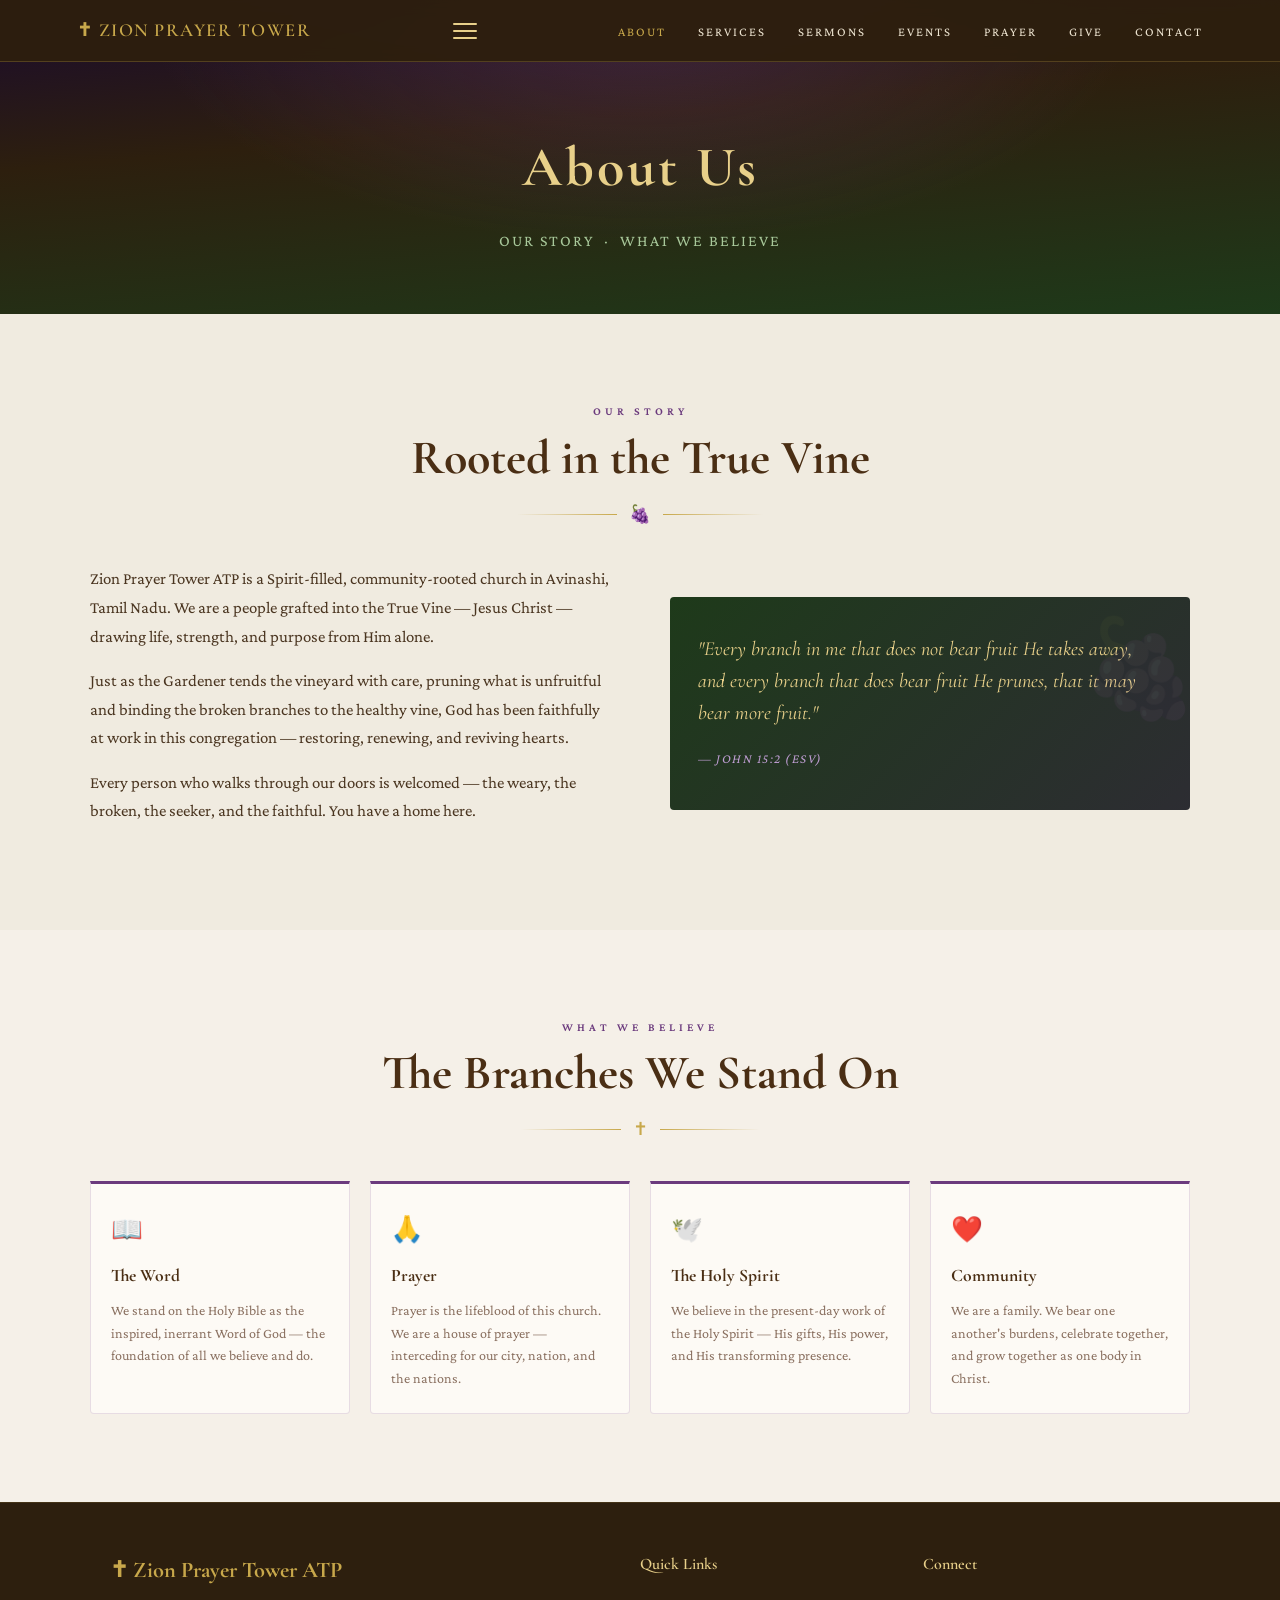
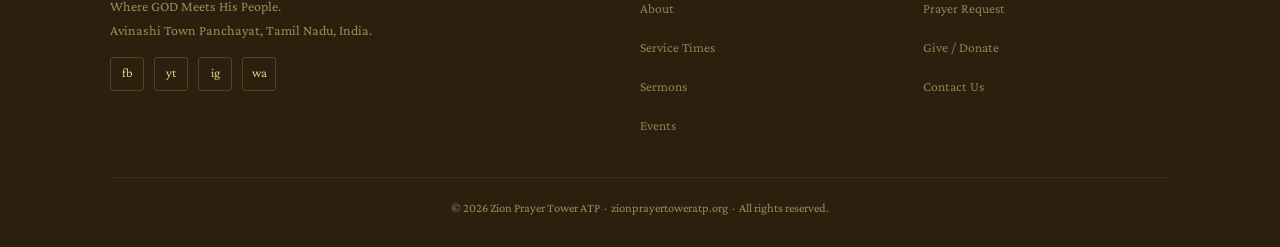
<file: about.html>
<!DOCTYPE html>
<html lang="en">
<head>
    <meta charset="UTF-8" />
    <meta name="viewport" content="width=device-width, initial-scale=1.0" />
    <title>About Us – Zion Prayer Tower ATP</title>
    <meta name="description" content="Learn about Zion Prayer Tower ATP — our story, mission, and core beliefs rooted in the True Vine, Jesus Christ." />
    <link href="https://fonts.googleapis.com/css2?family=Cormorant+Garamond:ital,wght@0,400;0,600;0,700;1,400;1,600&family=Crimson+Pro:wght@300;400;600&display=swap" rel="stylesheet" />
    <link rel="stylesheet" href="styles.css" />
</head>
<body>

    <!-- ══ NAVIGATION ══════════════════════════════════════ -->
    <nav class="nav">
        <a class="nav-brand" href="index.html">✝ ZION PRAYER TOWER</a>
        <button class="nav-toggle" onclick="document.querySelector('.nav-links').classList.toggle('open')" aria-label="Menu">
            <span></span><span></span><span></span>
        </button>
        <ul class="nav-links">
            <li><a href="about.html" class="active">About</a></li>
            <li><a href="services.html">Services</a></li>
            <li><a href="sermons.html">Sermons</a></li>
            <li><a href="events.html">Events</a></li>
            <li><a href="prayer.html">Prayer</a></li>
            <li><a href="give.html">Give</a></li>
            <li><a href="contact.html">Contact</a></li>
        </ul>
    </nav>

    <!-- ══ PAGE HERO ═══════════════════════════════════════ -->
    <div class="page-hero">
        <h1>About Us</h1>
        <p>Our Story &nbsp;·&nbsp; What We Believe</p>
    </div>

    <!-- ══ ABOUT ═══════════════════════════════════════════ -->
    <section id="about" class="alt">
        <p class="section-label reveal">Our Story</p>
        <h2 class="section-title reveal">Rooted in the True Vine</h2>
        <div class="section-rule reveal"><span class="section-rule-icon">🍇</span></div>

        <div class="about-grid">
            <div class="about-text reveal">
                <p>
                    Zion Prayer Tower ATP is a Spirit-filled, community-rooted church in Avinashi, Tamil Nadu. We are a
                    people grafted into the True Vine — Jesus Christ — drawing life, strength, and purpose from Him alone.
                </p>
                <p>
                    Just as the Gardener tends the vineyard with care, pruning what is unfruitful and binding the broken
                    branches to the healthy vine, God has been faithfully at work in this congregation — restoring,
                    renewing, and reviving hearts.
                </p>
                <p>
                    Every person who walks through our doors is welcomed — the weary, the broken, the seeker, and the
                    faithful. You have a home here.
                </p>
            </div>
            <div class="vine-box reveal">
                <blockquote>
                    "Every branch in me that does not bear fruit He takes away, and every branch that does bear fruit He
                    prunes, that it may bear more fruit."
                </blockquote>
                <cite>— John 15:2 (ESV)</cite>
            </div>
        </div>
    </section>

    <!-- ══ BELIEF PILLARS ══════════════════════════════════ -->
    <section id="beliefs">
        <p class="section-label reveal">What We Believe</p>
        <h2 class="section-title reveal">The Branches We Stand On</h2>
        <div class="section-rule reveal"><span class="section-rule-icon">✝</span></div>

        <div class="pillars-grid">
            <div class="pillar reveal">
                <div class="pillar-icon">📖</div>
                <h3>The Word</h3>
                <p>We stand on the Holy Bible as the inspired, inerrant Word of God — the foundation of all we believe and do.</p>
            </div>
            <div class="pillar reveal">
                <div class="pillar-icon">🙏</div>
                <h3>Prayer</h3>
                <p>Prayer is the lifeblood of this church. We are a house of prayer — interceding for our city, nation, and the nations.</p>
            </div>
            <div class="pillar reveal">
                <div class="pillar-icon">🕊️</div>
                <h3>The Holy Spirit</h3>
                <p>We believe in the present-day work of the Holy Spirit — His gifts, His power, and His transforming presence.</p>
            </div>
            <div class="pillar reveal">
                <div class="pillar-icon">❤️</div>
                <h3>Community</h3>
                <p>We are a family. We bear one another's burdens, celebrate together, and grow together as one body in Christ.</p>
            </div>
        </div>
    </section>

    <!-- ══ FOOTER ════════════════════════════════════════════ -->
    <footer>
        <div class="footer-grid">
            <div class="footer-brand">
                <h2>✝ Zion Prayer Tower ATP</h2>
                <p>Where GOD Meets His People.<br>Avinashi Town Panchayat, Tamil Nadu, India.</p>
                <div class="footer-social">
                    <a href="#" title="Facebook">fb</a>
                    <a href="#" title="YouTube">yt</a>
                    <a href="#" title="Instagram">ig</a>
                    <a href="#" title="WhatsApp">wa</a>
                </div>
            </div>
            <div class="footer-col">
                <h4>Quick Links</h4>
                <ul>
                    <li><a href="about.html">About</a></li>
                    <li><a href="services.html">Service Times</a></li>
                    <li><a href="sermons.html">Sermons</a></li>
                    <li><a href="events.html">Events</a></li>
                </ul>
            </div>
            <div class="footer-col">
                <h4>Connect</h4>
                <ul>
                    <li><a href="prayer.html">Prayer Request</a></li>
                    <li><a href="give.html">Give / Donate</a></li>
                    <li><a href="contact.html">Contact Us</a></li>
                </ul>
            </div>
        </div>
        <div class="footer-bottom">
            © 2026 Zion Prayer Tower ATP &nbsp;·&nbsp; zionprayertoweratp.org &nbsp;·&nbsp; All rights reserved.
        </div>
    </footer>

    <script>
        const revealObserver = new IntersectionObserver((entries) => {
            entries.forEach(e => { if (e.isIntersecting) { e.target.classList.add('visible'); revealObserver.unobserve(e.target); } });
        }, { threshold: 0.12 });
        document.querySelectorAll('.reveal').forEach(el => revealObserver.observe(el));
    </script>
</body>
</html>
</file>
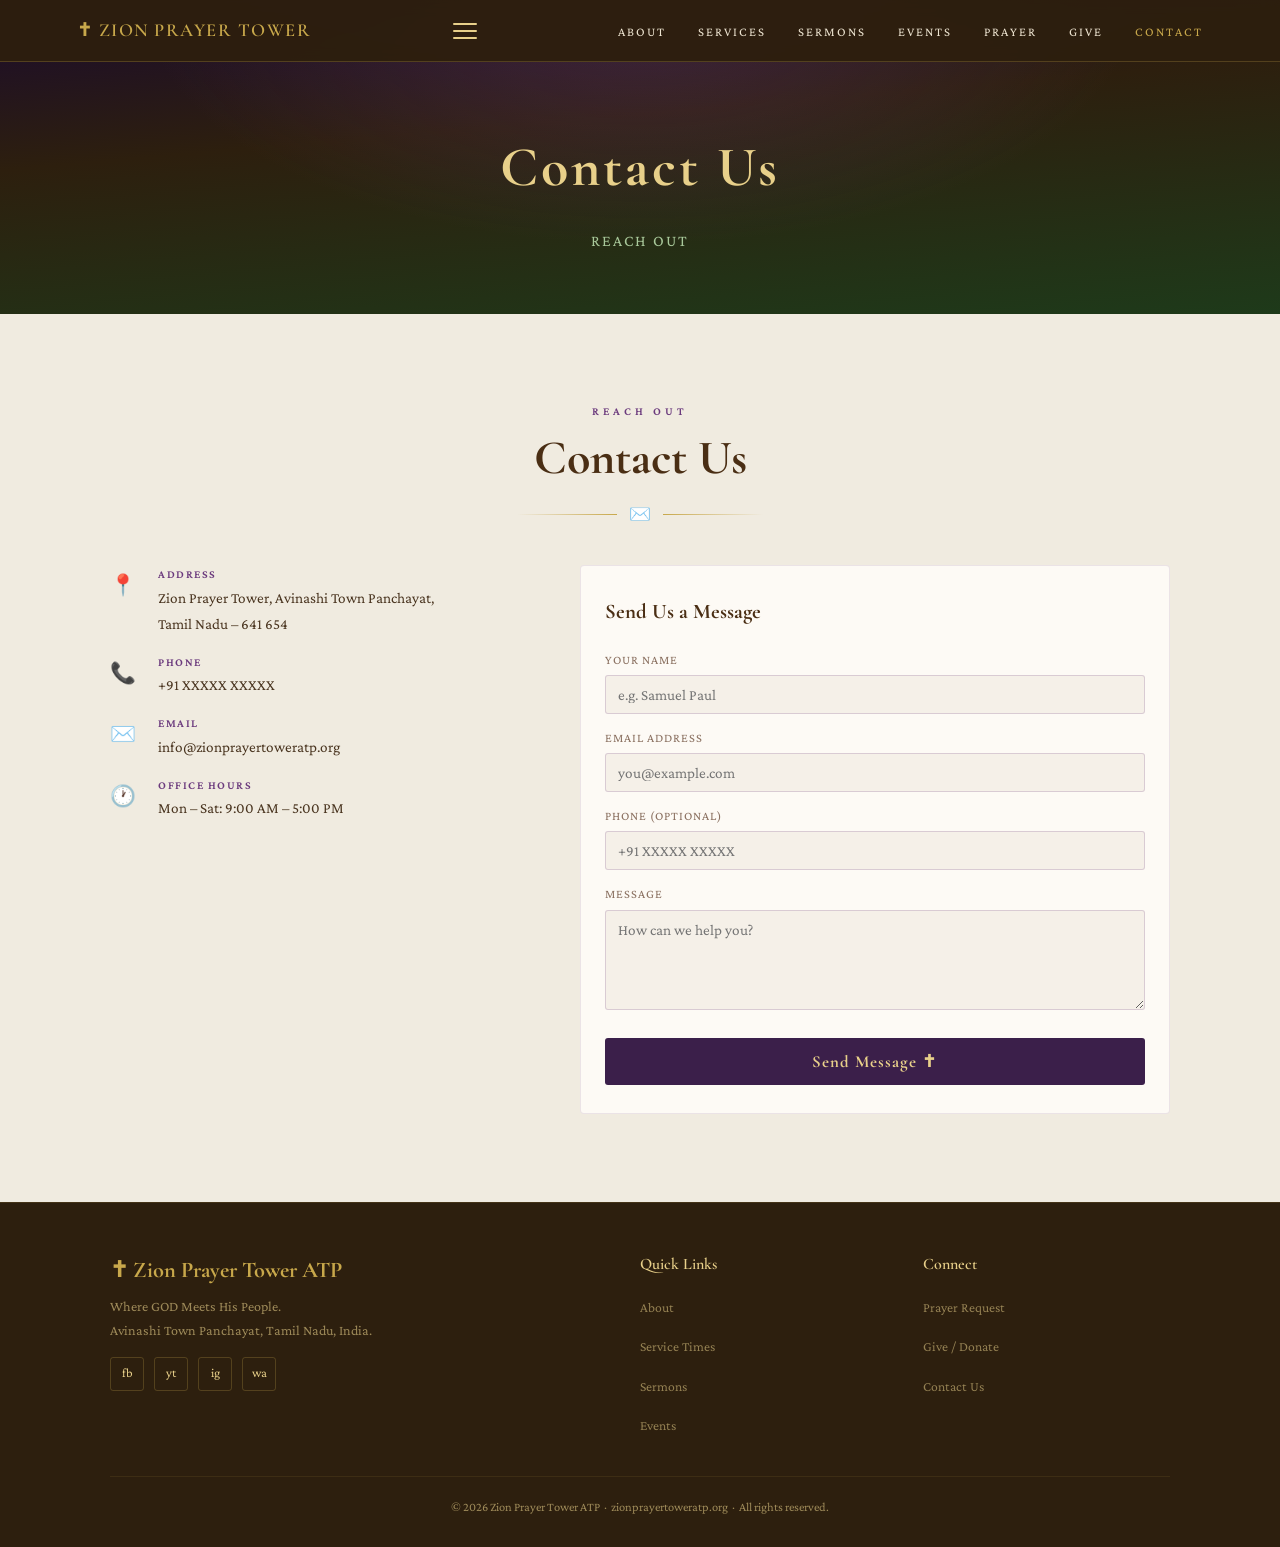
<file: contact.html>
<!DOCTYPE html>
<html lang="en">
<head>
    <meta charset="UTF-8" />
    <meta name="viewport" content="width=device-width, initial-scale=1.0" />
    <title>Contact Us – Zion Prayer Tower ATP</title>
    <meta name="description" content="Get in touch with Zion Prayer Tower ATP — address, phone, email, and a contact form to send us a message." />
    <link href="https://fonts.googleapis.com/css2?family=Cormorant+Garamond:ital,wght@0,400;0,600;0,700;1,400;1,600&family=Crimson+Pro:wght@300;400;600&display=swap" rel="stylesheet" />
    <link rel="stylesheet" href="styles.css" />
</head>
<body>

    <nav class="nav">
        <a class="nav-brand" href="index.html">✝ ZION PRAYER TOWER</a>
        <button class="nav-toggle" onclick="document.querySelector('.nav-links').classList.toggle('open')" aria-label="Menu">
            <span></span><span></span><span></span>
        </button>
        <ul class="nav-links">
            <li><a href="about.html">About</a></li>
            <li><a href="services.html">Services</a></li>
            <li><a href="sermons.html">Sermons</a></li>
            <li><a href="events.html">Events</a></li>
            <li><a href="prayer.html">Prayer</a></li>
            <li><a href="give.html">Give</a></li>
            <li><a href="contact.html" class="active">Contact</a></li>
        </ul>
    </nav>

    <div class="page-hero">
        <h1>Contact Us</h1>
        <p>Reach Out</p>
    </div>

    <!-- REPLACE YOUR_FORM_ID, YOUR_MAPS_EMBED_URL with actual values -->
    <section id="contact" class="alt">
        <p class="section-label reveal">Reach Out</p>
        <h2 class="section-title reveal">Contact Us</h2>
        <div class="section-rule reveal"><span class="section-rule-icon">✉️</span></div>

        <div class="contact-layout">
            <div class="contact-info reveal">
                <div class="c-row">
                    <div class="c-icon">📍</div>
                    <div>
                        <div class="c-label">Address</div>
                        <div class="c-val">Zion Prayer Tower, Avinashi Town Panchayat,<br>Tamil Nadu – 641 654</div>
                    </div>
                </div>
                <div class="c-row">
                    <div class="c-icon">📞</div>
                    <div>
                        <div class="c-label">Phone</div>
                        <div class="c-val">+91 XXXXX XXXXX</div>
                    </div>
                </div>
                <div class="c-row">
                    <div class="c-icon">✉️</div>
                    <div>
                        <div class="c-label">Email</div>
                        <div class="c-val">info@zionprayertoweratp.org</div>
                    </div>
                </div>
                <div class="c-row">
                    <div class="c-icon">🕐</div>
                    <div>
                        <div class="c-label">Office Hours</div>
                        <div class="c-val">Mon – Sat: 9:00 AM – 5:00 PM</div>
                    </div>
                </div>
                <iframe src="https://www.google.com/maps/embed?pb=YOUR_MAPS_EMBED_URL" width="100%" height="180"
                    style="border:0; border-radius:4px; margin-top:8px;" allowfullscreen="" loading="lazy"
                    title="Church Location">
                </iframe>
            </div>

            <!-- Formspree contact form — REPLACE YOUR_FORM_ID -->
            <div class="contact-form reveal">
                <h3>Send Us a Message</h3>
                <form action="https://formspree.io/f/YOUR_FORM_ID" method="POST">
                    <div class="form-row">
                        <label for="cf-name">Your Name</label>
                        <input type="text" id="cf-name" name="name" placeholder="e.g. Samuel Paul" required />
                    </div>
                    <div class="form-row">
                        <label for="cf-email">Email Address</label>
                        <input type="email" id="cf-email" name="email" placeholder="you@example.com" required />
                    </div>
                    <div class="form-row">
                        <label for="cf-phone">Phone (optional)</label>
                        <input type="tel" id="cf-phone" name="phone" placeholder="+91 XXXXX XXXXX" />
                    </div>
                    <div class="form-row">
                        <label for="cf-msg">Message</label>
                        <textarea id="cf-msg" name="message" placeholder="How can we help you?" required></textarea>
                    </div>
                    <button type="submit" class="form-submit">Send Message ✝</button>
                </form>
            </div>
        </div>
    </section>

    <footer>
        <div class="footer-grid">
            <div class="footer-brand">
                <h2>✝ Zion Prayer Tower ATP</h2>
                <p>Where GOD Meets His People.<br>Avinashi Town Panchayat, Tamil Nadu, India.</p>
                <div class="footer-social">
                    <a href="#" title="Facebook">fb</a>
                    <a href="#" title="YouTube">yt</a>
                    <a href="#" title="Instagram">ig</a>
                    <a href="#" title="WhatsApp">wa</a>
                </div>
            </div>
            <div class="footer-col">
                <h4>Quick Links</h4>
                <ul>
                    <li><a href="about.html">About</a></li>
                    <li><a href="services.html">Service Times</a></li>
                    <li><a href="sermons.html">Sermons</a></li>
                    <li><a href="events.html">Events</a></li>
                </ul>
            </div>
            <div class="footer-col">
                <h4>Connect</h4>
                <ul>
                    <li><a href="prayer.html">Prayer Request</a></li>
                    <li><a href="give.html">Give / Donate</a></li>
                    <li><a href="contact.html">Contact Us</a></li>
                </ul>
            </div>
        </div>
        <div class="footer-bottom">
            © 2026 Zion Prayer Tower ATP &nbsp;·&nbsp; zionprayertoweratp.org &nbsp;·&nbsp; All rights reserved.
        </div>
    </footer>

    <script>
        const revealObserver = new IntersectionObserver((entries) => {
            entries.forEach(e => { if (e.isIntersecting) { e.target.classList.add('visible'); revealObserver.unobserve(e.target); } });
        }, { threshold: 0.12 });
        document.querySelectorAll('.reveal').forEach(el => revealObserver.observe(el));
    </script>
</body>
</html>
</file>
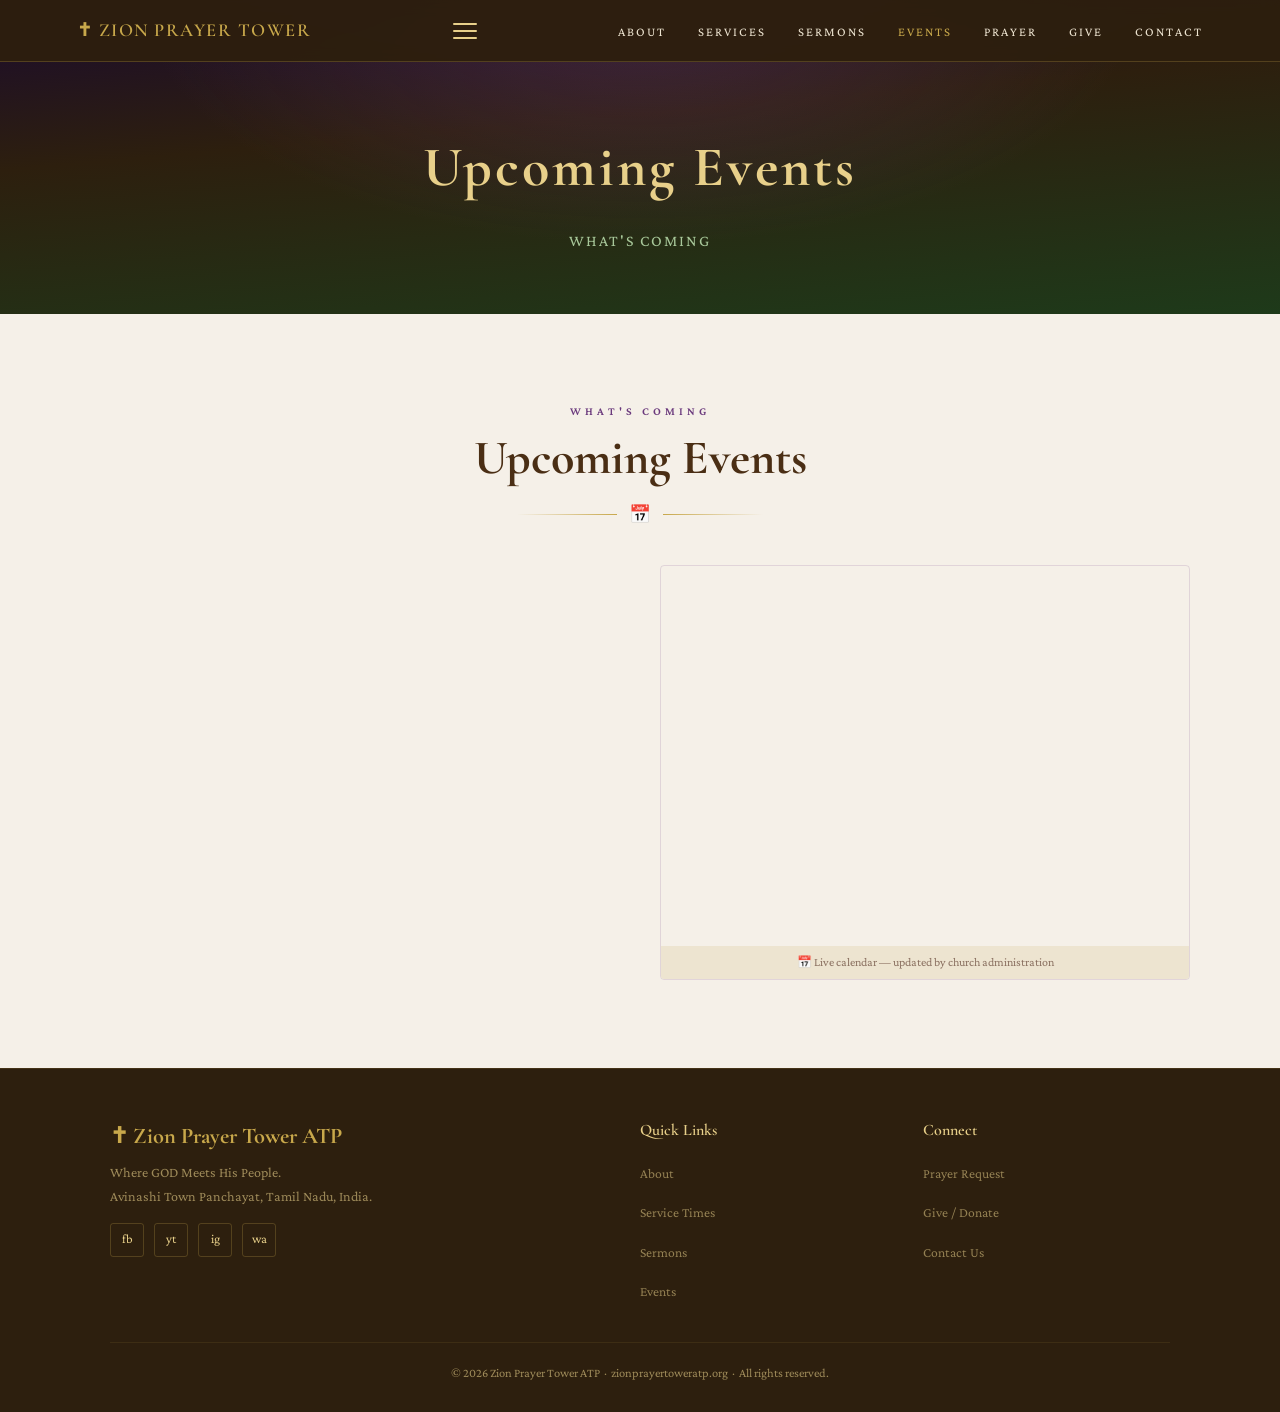
<file: events.html>
<!DOCTYPE html>
<html lang="en">
<head>
    <meta charset="UTF-8" />
    <meta name="viewport" content="width=device-width, initial-scale=1.0" />
    <title>Events – Zion Prayer Tower ATP</title>
    <meta name="description" content="Upcoming events at Zion Prayer Tower ATP — prayer nights, youth camp, outreach, and more." />
    <link href="https://fonts.googleapis.com/css2?family=Cormorant+Garamond:ital,wght@0,400;0,600;0,700;1,400;1,600&family=Crimson+Pro:wght@300;400;600&display=swap" rel="stylesheet" />
    <link rel="stylesheet" href="styles.css" />
</head>
<body>

    <nav class="nav">
        <a class="nav-brand" href="index.html">✝ ZION PRAYER TOWER</a>
        <button class="nav-toggle" onclick="document.querySelector('.nav-links').classList.toggle('open')" aria-label="Menu">
            <span></span><span></span><span></span>
        </button>
        <ul class="nav-links">
            <li><a href="about.html">About</a></li>
            <li><a href="services.html">Services</a></li>
            <li><a href="sermons.html">Sermons</a></li>
            <li><a href="events.html" class="active">Events</a></li>
            <li><a href="prayer.html">Prayer</a></li>
            <li><a href="give.html">Give</a></li>
            <li><a href="contact.html">Contact</a></li>
        </ul>
    </nav>

    <div class="page-hero">
        <h1>Upcoming Events</h1>
        <p>What's Coming</p>
    </div>

    <!-- REPLACE THE GOOGLE CALENDAR SRC WITH YOUR EMBED URL -->
    <section id="events">
        <p class="section-label reveal">What's Coming</p>
        <h2 class="section-title reveal">Upcoming Events</h2>
        <div class="section-rule reveal"><span class="section-rule-icon">📅</span></div>

        <div class="events-layout">
            <div class="events-list reveal">
                <!-- UPDATE THESE EVENTS AS NEEDED -->
                <div class="event-item">
                    <div class="event-date"><div class="eday">4</div><div class="emon">May</div></div>
                    <div class="event-info">
                        <div class="etitle">Sunday School Anniversary</div>
                        <div class="edesc">Annual celebration for our children's ministry</div>
                    </div>
                </div>
                <div class="event-item">
                    <div class="event-date"><div class="eday">11</div><div class="emon">May</div></div>
                    <div class="event-info">
                        <div class="etitle">All-Night Prayer Meeting</div>
                        <div class="edesc">Corporate intercession — all are welcome</div>
                    </div>
                </div>
                <div class="event-item">
                    <div class="event-date"><div class="eday">25</div><div class="emon">May</div></div>
                    <div class="event-info">
                        <div class="etitle">Youth Camp 2026</div>
                        <div class="edesc">2-day retreat for young adults and teens</div>
                    </div>
                </div>
                <div class="event-item">
                    <div class="event-date"><div class="eday">1</div><div class="emon">Jun</div></div>
                    <div class="event-info">
                        <div class="etitle">Community Outreach</div>
                        <div class="edesc">Serving families in Avinashi — volunteers welcome</div>
                    </div>
                </div>
            </div>

            <div class="gcal-wrap reveal">
                <iframe id="gcal-embed"
                    src="https://calendar.google.com/calendar/embed?src=YOUR_CALENDAR_ID%40group.calendar.google.com&ctz=Asia%2FKolkata&showTitle=0&showNav=1&showPrint=0&showTabs=0&showCalendars=0&mode=MONTH"
                    title="Church Calendar">
                </iframe>
                <p class="gcal-note">📅 Live calendar — updated by church administration</p>
            </div>
        </div>
    </section>

    <footer>
        <div class="footer-grid">
            <div class="footer-brand">
                <h2>✝ Zion Prayer Tower ATP</h2>
                <p>Where GOD Meets His People.<br>Avinashi Town Panchayat, Tamil Nadu, India.</p>
                <div class="footer-social">
                    <a href="#" title="Facebook">fb</a>
                    <a href="#" title="YouTube">yt</a>
                    <a href="#" title="Instagram">ig</a>
                    <a href="#" title="WhatsApp">wa</a>
                </div>
            </div>
            <div class="footer-col">
                <h4>Quick Links</h4>
                <ul>
                    <li><a href="about.html">About</a></li>
                    <li><a href="services.html">Service Times</a></li>
                    <li><a href="sermons.html">Sermons</a></li>
                    <li><a href="events.html">Events</a></li>
                </ul>
            </div>
            <div class="footer-col">
                <h4>Connect</h4>
                <ul>
                    <li><a href="prayer.html">Prayer Request</a></li>
                    <li><a href="give.html">Give / Donate</a></li>
                    <li><a href="contact.html">Contact Us</a></li>
                </ul>
            </div>
        </div>
        <div class="footer-bottom">
            © 2026 Zion Prayer Tower ATP &nbsp;·&nbsp; zionprayertoweratp.org &nbsp;·&nbsp; All rights reserved.
        </div>
    </footer>

    <script>
        const revealObserver = new IntersectionObserver((entries) => {
            entries.forEach(e => { if (e.isIntersecting) { e.target.classList.add('visible'); revealObserver.unobserve(e.target); } });
        }, { threshold: 0.12 });
        document.querySelectorAll('.reveal').forEach(el => revealObserver.observe(el));
    </script>
</body>
</html>
</file>
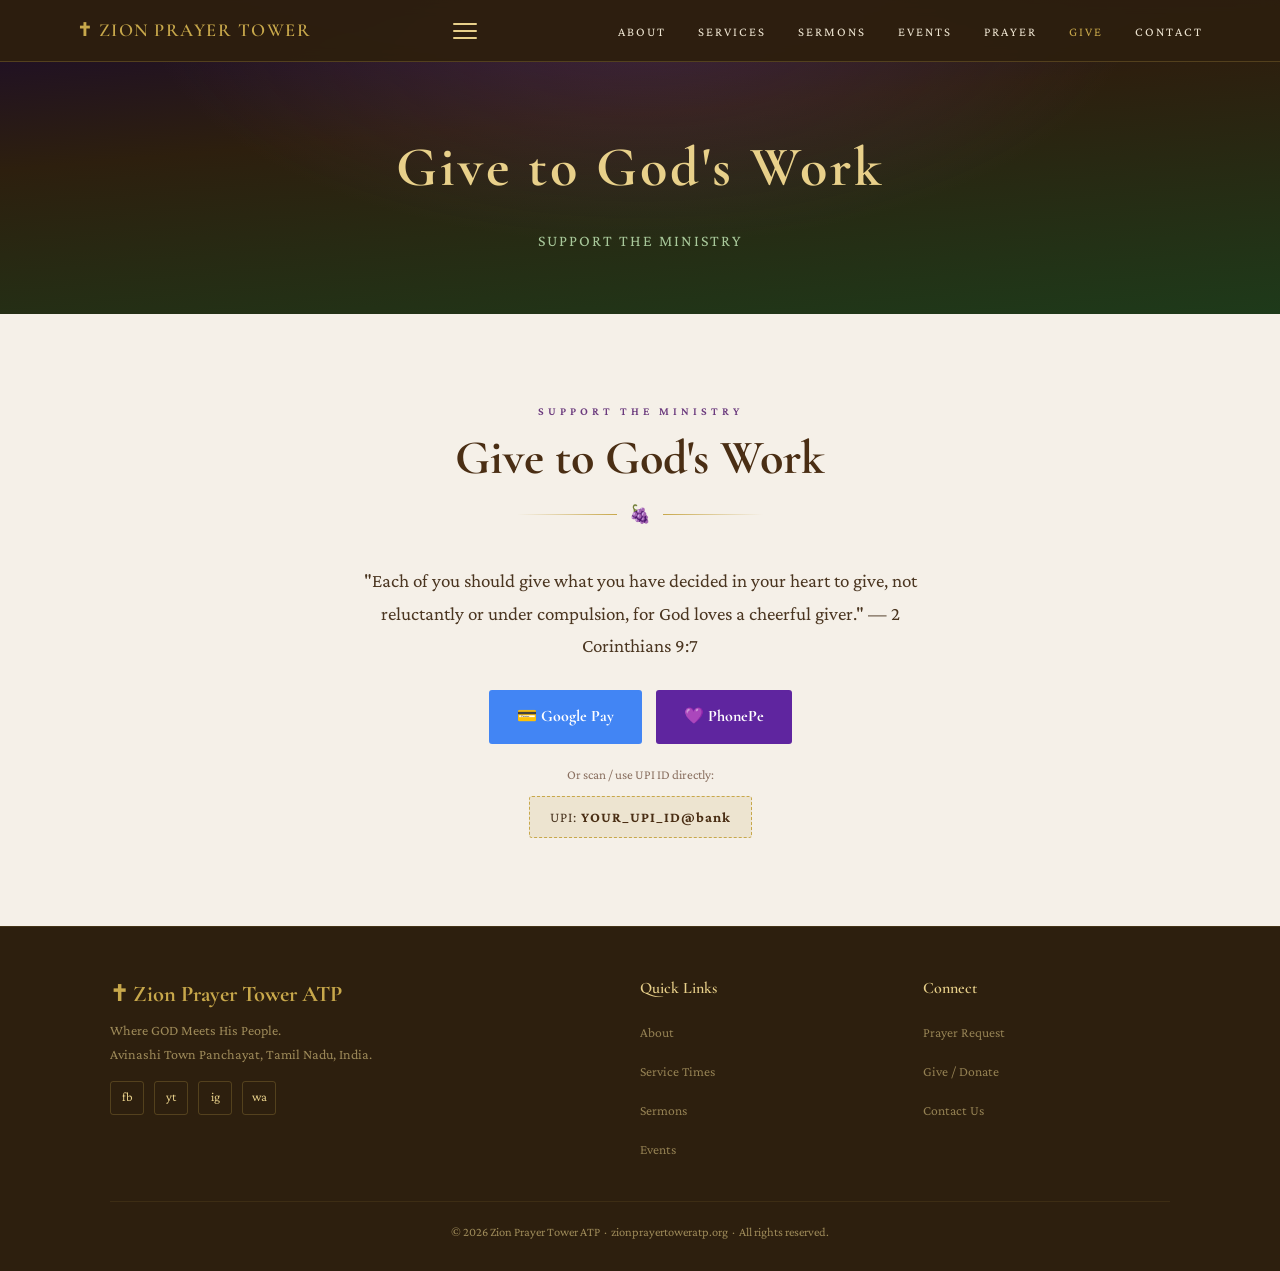
<file: give.html>
<!DOCTYPE html>
<html lang="en">
<head>
    <meta charset="UTF-8" />
    <meta name="viewport" content="width=device-width, initial-scale=1.0" />
    <title>Give – Zion Prayer Tower ATP</title>
    <meta name="description" content="Support the ministry of Zion Prayer Tower ATP through your generous giving via Google Pay, PhonePe, or UPI." />
    <link href="https://fonts.googleapis.com/css2?family=Cormorant+Garamond:ital,wght@0,400;0,600;0,700;1,400;1,600&family=Crimson+Pro:wght@300;400;600&display=swap" rel="stylesheet" />
    <link rel="stylesheet" href="styles.css" />
</head>
<body>

    <nav class="nav">
        <a class="nav-brand" href="index.html">✝ ZION PRAYER TOWER</a>
        <button class="nav-toggle" onclick="document.querySelector('.nav-links').classList.toggle('open')" aria-label="Menu">
            <span></span><span></span><span></span>
        </button>
        <ul class="nav-links">
            <li><a href="about.html">About</a></li>
            <li><a href="services.html">Services</a></li>
            <li><a href="sermons.html">Sermons</a></li>
            <li><a href="events.html">Events</a></li>
            <li><a href="prayer.html">Prayer</a></li>
            <li><a href="give.html" class="active">Give</a></li>
            <li><a href="contact.html">Contact</a></li>
        </ul>
    </nav>

    <div class="page-hero">
        <h1>Give to God's Work</h1>
        <p>Support the Ministry</p>
    </div>

    <!-- REPLACE YOUR_UPI_ID with your church's UPI ID -->
    <section id="give" class="donate-section">
        <p class="section-label reveal">Support the Ministry</p>
        <h2 class="section-title reveal">Give to God's Work</h2>
        <div class="section-rule reveal"><span class="section-rule-icon">🍇</span></div>

        <div class="donate-body reveal">
            <p>
                "Each of you should give what you have decided in your heart to give, not reluctantly or under
                compulsion, for God loves a cheerful giver." — 2 Corinthians 9:7
            </p>
            <div class="donate-options">
                <a href="upi://pay?pa=YOUR_UPI_ID&pn=ZionPrayerTowerATP&cu=INR" class="donate-btn gpay">
                    💳 Google Pay
                </a>
                <a href="upi://pay?pa=YOUR_UPI_ID&pn=ZionPrayerTowerATP&cu=INR" class="donate-btn phonepe">
                    💜 PhonePe
                </a>
            </div>
            <p style="font-size:0.82rem; margin-bottom:10px; color:var(--text-light);">Or scan / use UPI ID directly:</p>
            <div class="upi-id-box">UPI: <strong>YOUR_UPI_ID@bank</strong></div>
        </div>
    </section>

    <footer>
        <div class="footer-grid">
            <div class="footer-brand">
                <h2>✝ Zion Prayer Tower ATP</h2>
                <p>Where GOD Meets His People.<br>Avinashi Town Panchayat, Tamil Nadu, India.</p>
                <div class="footer-social">
                    <a href="#" title="Facebook">fb</a>
                    <a href="#" title="YouTube">yt</a>
                    <a href="#" title="Instagram">ig</a>
                    <a href="#" title="WhatsApp">wa</a>
                </div>
            </div>
            <div class="footer-col">
                <h4>Quick Links</h4>
                <ul>
                    <li><a href="about.html">About</a></li>
                    <li><a href="services.html">Service Times</a></li>
                    <li><a href="sermons.html">Sermons</a></li>
                    <li><a href="events.html">Events</a></li>
                </ul>
            </div>
            <div class="footer-col">
                <h4>Connect</h4>
                <ul>
                    <li><a href="prayer.html">Prayer Request</a></li>
                    <li><a href="give.html">Give / Donate</a></li>
                    <li><a href="contact.html">Contact Us</a></li>
                </ul>
            </div>
        </div>
        <div class="footer-bottom">
            © 2026 Zion Prayer Tower ATP &nbsp;·&nbsp; zionprayertoweratp.org &nbsp;·&nbsp; All rights reserved.
        </div>
    </footer>

    <script>
        const revealObserver = new IntersectionObserver((entries) => {
            entries.forEach(e => { if (e.isIntersecting) { e.target.classList.add('visible'); revealObserver.unobserve(e.target); } });
        }, { threshold: 0.12 });
        document.querySelectorAll('.reveal').forEach(el => revealObserver.observe(el));
    </script>
</body>
</html>
</file>
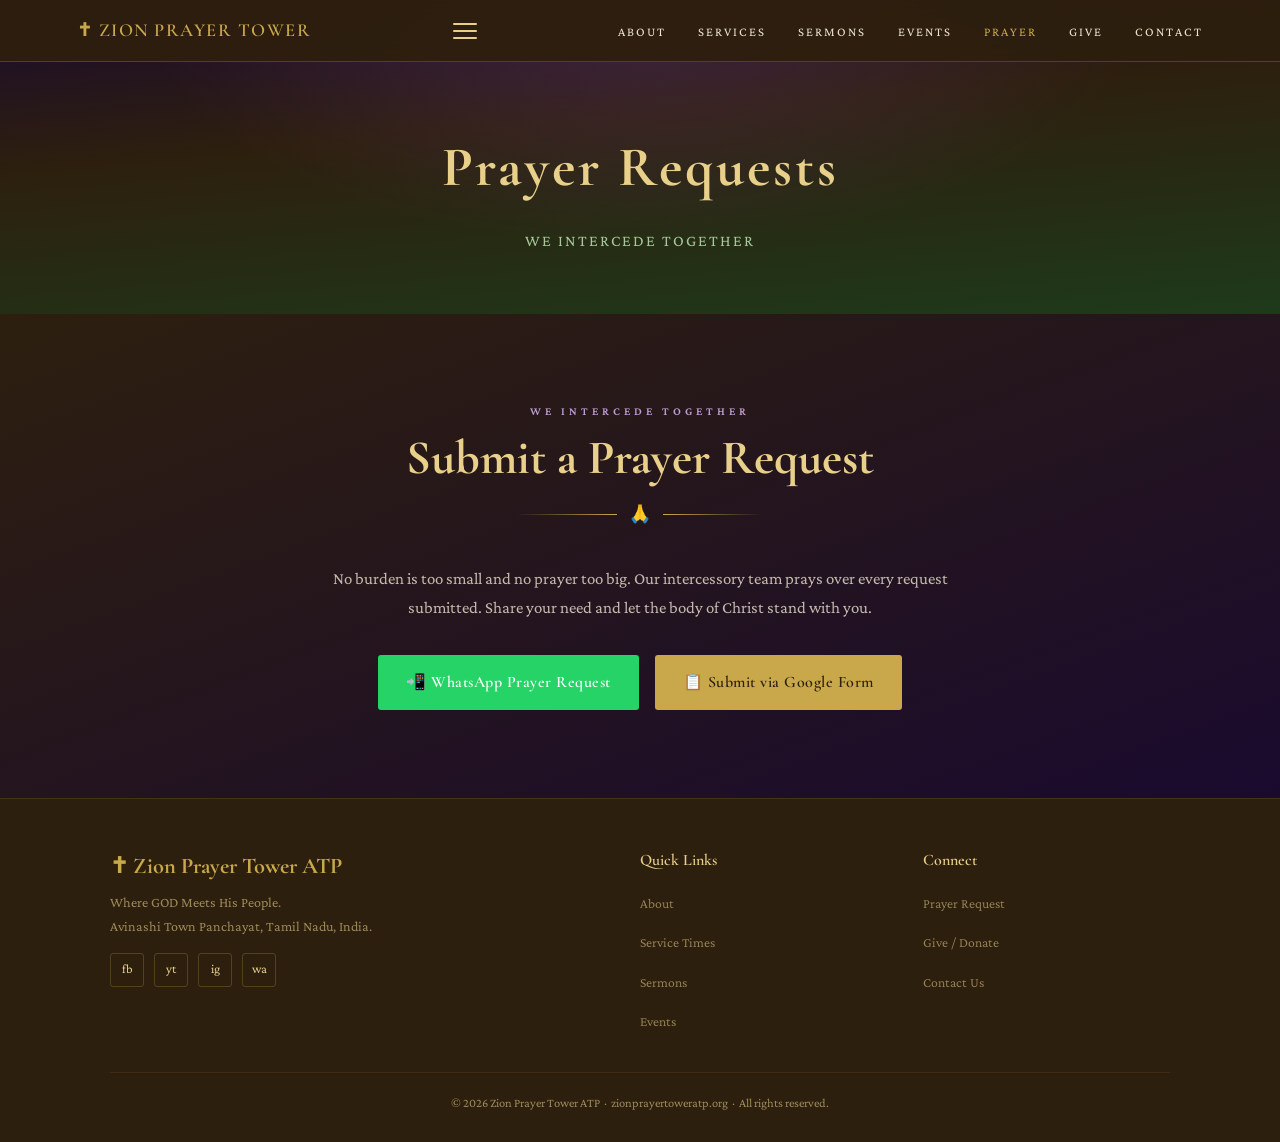
<file: prayer.html>
<!DOCTYPE html>
<html lang="en">
<head>
    <meta charset="UTF-8" />
    <meta name="viewport" content="width=device-width, initial-scale=1.0" />
    <title>Prayer Request – Zion Prayer Tower ATP</title>
    <meta name="description" content="Submit a prayer request to Zion Prayer Tower ATP. Our intercessory team prays over every request." />
    <link href="https://fonts.googleapis.com/css2?family=Cormorant+Garamond:ital,wght@0,400;0,600;0,700;1,400;1,600&family=Crimson+Pro:wght@300;400;600&display=swap" rel="stylesheet" />
    <link rel="stylesheet" href="styles.css" />
</head>
<body>

    <nav class="nav">
        <a class="nav-brand" href="index.html">✝ ZION PRAYER TOWER</a>
        <button class="nav-toggle" onclick="document.querySelector('.nav-links').classList.toggle('open')" aria-label="Menu">
            <span></span><span></span><span></span>
        </button>
        <ul class="nav-links">
            <li><a href="about.html">About</a></li>
            <li><a href="services.html">Services</a></li>
            <li><a href="sermons.html">Sermons</a></li>
            <li><a href="events.html">Events</a></li>
            <li><a href="prayer.html" class="active">Prayer</a></li>
            <li><a href="give.html">Give</a></li>
            <li><a href="contact.html">Contact</a></li>
        </ul>
    </nav>

    <div class="page-hero">
        <h1>Prayer Requests</h1>
        <p>We Intercede Together</p>
    </div>

    <!-- REPLACE 91XXXXXXXXXX with your WhatsApp number -->
    <!-- REPLACE YOUR_GOOGLE_FORM_ID with your Google Form URL -->
    <section id="prayer" class="dark prayer-section">
        <p class="section-label reveal">We Intercede Together</p>
        <h2 class="section-title reveal">Submit a Prayer Request</h2>
        <div class="section-rule reveal"><span class="section-rule-icon">🙏</span></div>

        <div class="prayer-body reveal">
            <p>
                No burden is too small and no prayer too big. Our intercessory team prays over every request submitted.
                Share your need and let the body of Christ stand with you.
            </p>
            <div class="prayer-options">
                <a href="https://wa.me/91XXXXXXXXXX?text=Prayer%20Request%3A%20" class="prayer-btn wa" target="_blank">
                    📲 WhatsApp Prayer Request
                </a>
                <a href="https://forms.gle/YOUR_GOOGLE_FORM_ID" class="prayer-btn form" target="_blank">
                    📋 Submit via Google Form
                </a>
            </div>
        </div>
    </section>

    <footer>
        <div class="footer-grid">
            <div class="footer-brand">
                <h2>✝ Zion Prayer Tower ATP</h2>
                <p>Where GOD Meets His People.<br>Avinashi Town Panchayat, Tamil Nadu, India.</p>
                <div class="footer-social">
                    <a href="#" title="Facebook">fb</a>
                    <a href="#" title="YouTube">yt</a>
                    <a href="#" title="Instagram">ig</a>
                    <a href="#" title="WhatsApp">wa</a>
                </div>
            </div>
            <div class="footer-col">
                <h4>Quick Links</h4>
                <ul>
                    <li><a href="about.html">About</a></li>
                    <li><a href="services.html">Service Times</a></li>
                    <li><a href="sermons.html">Sermons</a></li>
                    <li><a href="events.html">Events</a></li>
                </ul>
            </div>
            <div class="footer-col">
                <h4>Connect</h4>
                <ul>
                    <li><a href="prayer.html">Prayer Request</a></li>
                    <li><a href="give.html">Give / Donate</a></li>
                    <li><a href="contact.html">Contact Us</a></li>
                </ul>
            </div>
        </div>
        <div class="footer-bottom">
            © 2026 Zion Prayer Tower ATP &nbsp;·&nbsp; zionprayertoweratp.org &nbsp;·&nbsp; All rights reserved.
        </div>
    </footer>

    <script>
        const revealObserver = new IntersectionObserver((entries) => {
            entries.forEach(e => { if (e.isIntersecting) { e.target.classList.add('visible'); revealObserver.unobserve(e.target); } });
        }, { threshold: 0.12 });
        document.querySelectorAll('.reveal').forEach(el => revealObserver.observe(el));
    </script>
</body>
</html>
</file>
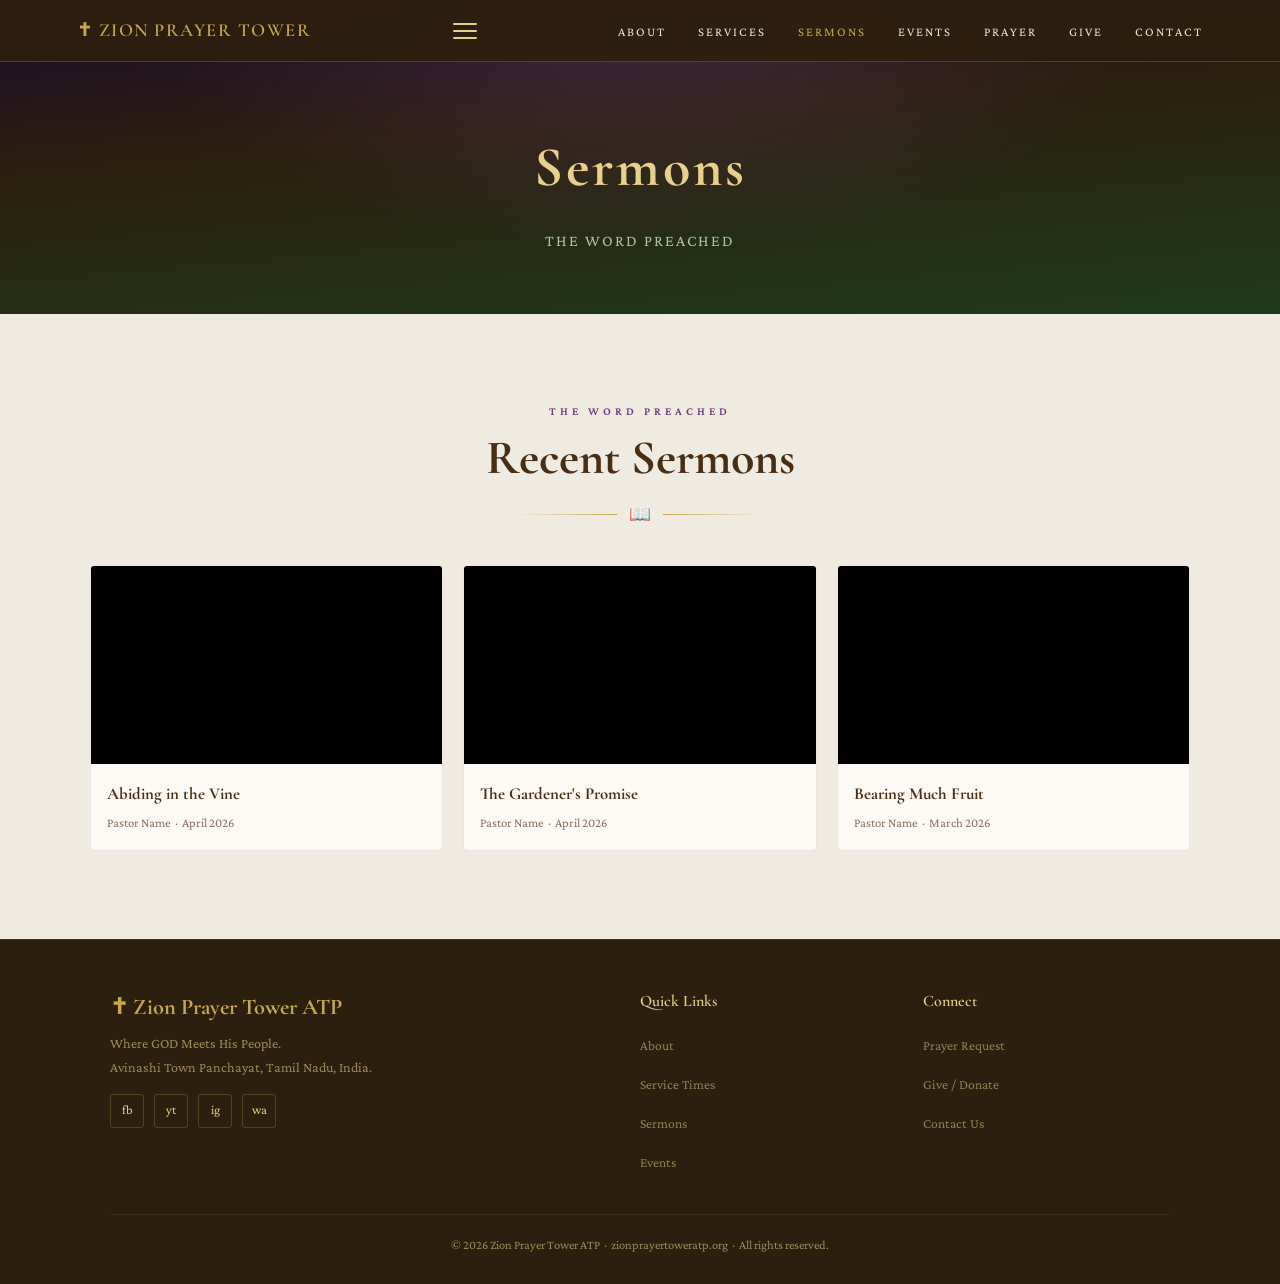
<file: sermons.html>
<!DOCTYPE html>
<html lang="en">
<head>
    <meta charset="UTF-8" />
    <meta name="viewport" content="width=device-width, initial-scale=1.0" />
    <title>Sermons – Zion Prayer Tower ATP</title>
    <meta name="description" content="Watch recent sermons from Zion Prayer Tower ATP. Be fed by the Word of God preached by our pastors." />
    <link href="https://fonts.googleapis.com/css2?family=Cormorant+Garamond:ital,wght@0,400;0,600;0,700;1,400;1,600&family=Crimson+Pro:wght@300;400;600&display=swap" rel="stylesheet" />
    <link rel="stylesheet" href="styles.css" />
</head>
<body>

    <nav class="nav">
        <a class="nav-brand" href="index.html">✝ ZION PRAYER TOWER</a>
        <button class="nav-toggle" onclick="document.querySelector('.nav-links').classList.toggle('open')" aria-label="Menu">
            <span></span><span></span><span></span>
        </button>
        <ul class="nav-links">
            <li><a href="about.html">About</a></li>
            <li><a href="services.html">Services</a></li>
            <li><a href="sermons.html" class="active">Sermons</a></li>
            <li><a href="events.html">Events</a></li>
            <li><a href="prayer.html">Prayer</a></li>
            <li><a href="give.html">Give</a></li>
            <li><a href="contact.html">Contact</a></li>
        </ul>
    </nav>

    <div class="page-hero">
        <h1>Sermons</h1>
        <p>The Word Preached</p>
    </div>

    <!-- REPLACE VIDEO_ID_1 / VIDEO_ID_2 / VIDEO_ID_3 with actual YouTube video IDs -->
    <section id="sermons" class="alt">
        <p class="section-label reveal">The Word Preached</p>
        <h2 class="section-title reveal">Recent Sermons</h2>
        <div class="section-rule reveal"><span class="section-rule-icon">📖</span></div>

        <div class="sermons-grid">
            <div class="sermon-card reveal">
                <div class="yt-wrap">
                    <iframe src="https://www.youtube.com/embed/VIDEO_ID_1" title="Sermon 1"
                        allow="accelerometer; autoplay; clipboard-write; encrypted-media; gyroscope; picture-in-picture"
                        allowfullscreen></iframe>
                </div>
                <div class="sermon-info">
                    <div class="sermon-title">Abiding in the Vine</div>
                    <div class="sermon-meta">Pastor Name &nbsp;·&nbsp; April 2026</div>
                </div>
            </div>
            <div class="sermon-card reveal">
                <div class="yt-wrap">
                    <iframe src="https://www.youtube.com/embed/VIDEO_ID_2" title="Sermon 2"
                        allow="accelerometer; autoplay; clipboard-write; encrypted-media; gyroscope; picture-in-picture"
                        allowfullscreen></iframe>
                </div>
                <div class="sermon-info">
                    <div class="sermon-title">The Gardener's Promise</div>
                    <div class="sermon-meta">Pastor Name &nbsp;·&nbsp; April 2026</div>
                </div>
            </div>
            <div class="sermon-card reveal">
                <div class="yt-wrap">
                    <iframe src="https://www.youtube.com/embed/VIDEO_ID_3" title="Sermon 3"
                        allow="accelerometer; autoplay; clipboard-write; encrypted-media; gyroscope; picture-in-picture"
                        allowfullscreen></iframe>
                </div>
                <div class="sermon-info">
                    <div class="sermon-title">Bearing Much Fruit</div>
                    <div class="sermon-meta">Pastor Name &nbsp;·&nbsp; March 2026</div>
                </div>
            </div>
        </div>
    </section>

    <footer>
        <div class="footer-grid">
            <div class="footer-brand">
                <h2>✝ Zion Prayer Tower ATP</h2>
                <p>Where GOD Meets His People.<br>Avinashi Town Panchayat, Tamil Nadu, India.</p>
                <div class="footer-social">
                    <a href="#" title="Facebook">fb</a>
                    <a href="#" title="YouTube">yt</a>
                    <a href="#" title="Instagram">ig</a>
                    <a href="#" title="WhatsApp">wa</a>
                </div>
            </div>
            <div class="footer-col">
                <h4>Quick Links</h4>
                <ul>
                    <li><a href="about.html">About</a></li>
                    <li><a href="services.html">Service Times</a></li>
                    <li><a href="sermons.html">Sermons</a></li>
                    <li><a href="events.html">Events</a></li>
                </ul>
            </div>
            <div class="footer-col">
                <h4>Connect</h4>
                <ul>
                    <li><a href="prayer.html">Prayer Request</a></li>
                    <li><a href="give.html">Give / Donate</a></li>
                    <li><a href="contact.html">Contact Us</a></li>
                </ul>
            </div>
        </div>
        <div class="footer-bottom">
            © 2026 Zion Prayer Tower ATP &nbsp;·&nbsp; zionprayertoweratp.org &nbsp;·&nbsp; All rights reserved.
        </div>
    </footer>

    <script>
        const revealObserver = new IntersectionObserver((entries) => {
            entries.forEach(e => { if (e.isIntersecting) { e.target.classList.add('visible'); revealObserver.unobserve(e.target); } });
        }, { threshold: 0.12 });
        document.querySelectorAll('.reveal').forEach(el => revealObserver.observe(el));
    </script>
</body>
</html>
</file>
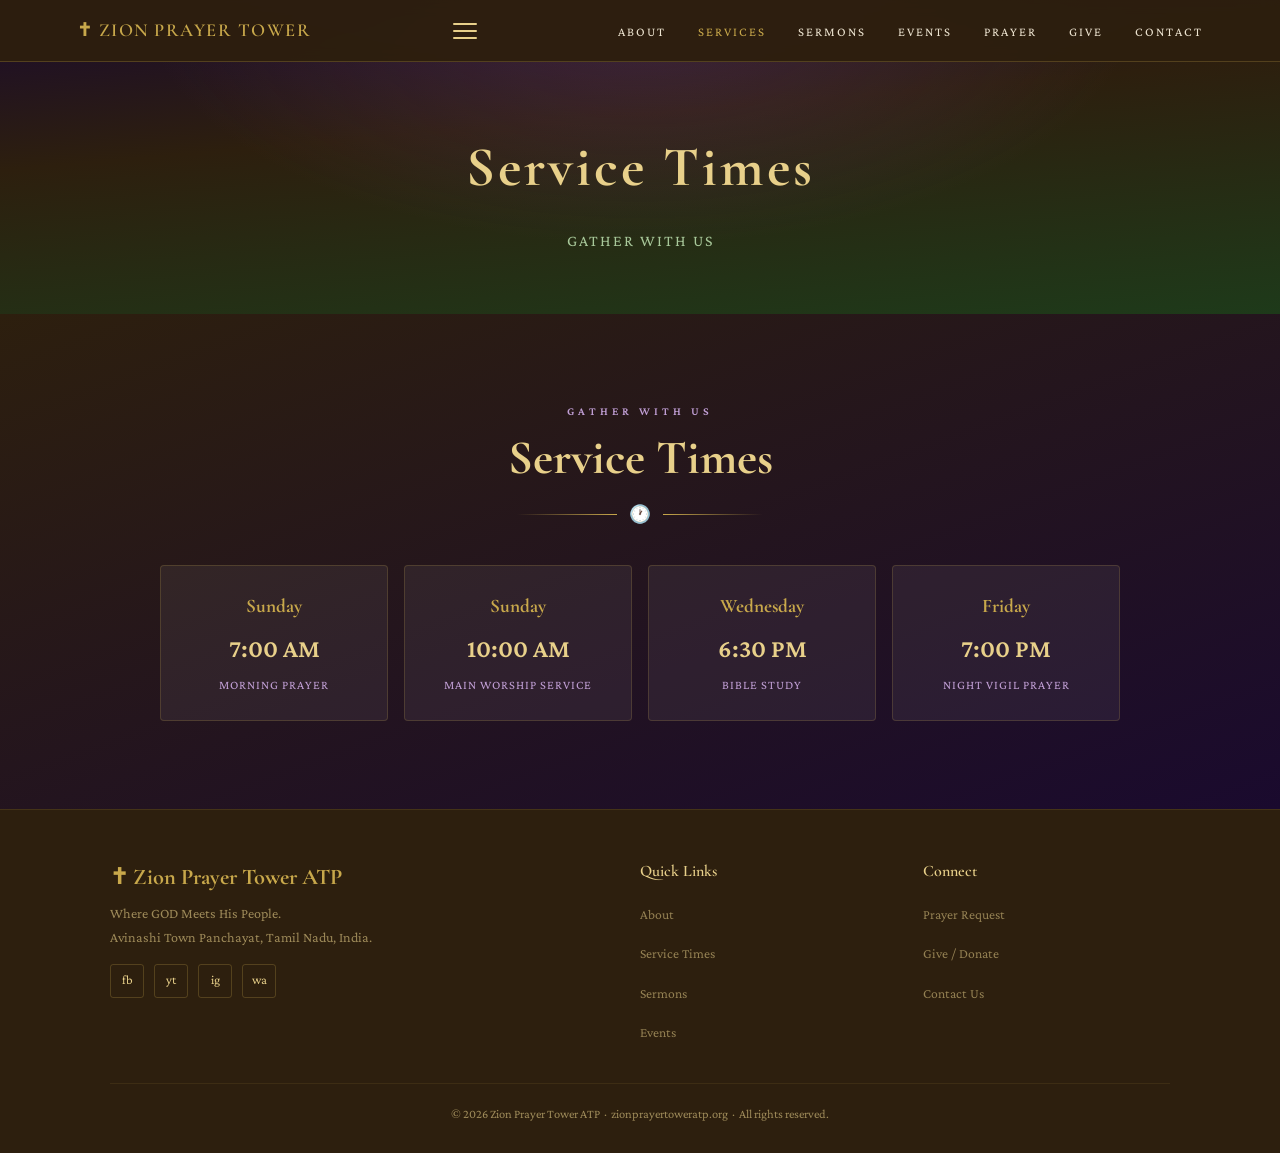
<file: services.html>
<!DOCTYPE html>
<html lang="en">
<head>
    <meta charset="UTF-8" />
    <meta name="viewport" content="width=device-width, initial-scale=1.0" />
    <title>Service Times – Zion Prayer Tower ATP</title>
    <meta name="description" content="Join us for Sunday morning worship, Wednesday Bible Study, and Friday Night Vigil at Zion Prayer Tower ATP in Avinashi." />
    <link href="https://fonts.googleapis.com/css2?family=Cormorant+Garamond:ital,wght@0,400;0,600;0,700;1,400;1,600&family=Crimson+Pro:wght@300;400;600&display=swap" rel="stylesheet" />
    <link rel="stylesheet" href="styles.css" />
</head>
<body>

    <nav class="nav">
        <a class="nav-brand" href="index.html">✝ ZION PRAYER TOWER</a>
        <button class="nav-toggle" onclick="document.querySelector('.nav-links').classList.toggle('open')" aria-label="Menu">
            <span></span><span></span><span></span>
        </button>
        <ul class="nav-links">
            <li><a href="about.html">About</a></li>
            <li><a href="services.html" class="active">Services</a></li>
            <li><a href="sermons.html">Sermons</a></li>
            <li><a href="events.html">Events</a></li>
            <li><a href="prayer.html">Prayer</a></li>
            <li><a href="give.html">Give</a></li>
            <li><a href="contact.html">Contact</a></li>
        </ul>
    </nav>

    <div class="page-hero">
        <h1>Service Times</h1>
        <p>Gather With Us</p>
    </div>

    <section id="services" class="dark">
        <p class="section-label reveal">Gather With Us</p>
        <h2 class="section-title reveal">Service Times</h2>
        <div class="section-rule reveal"><span class="section-rule-icon">🕐</span></div>

        <div class="times-grid">
            <div class="time-card reveal">
                <div class="t-day">Sunday</div>
                <div class="t-time">7:00 AM</div>
                <div class="t-label">Morning Prayer</div>
            </div>
            <div class="time-card reveal">
                <div class="t-day">Sunday</div>
                <div class="t-time">10:00 AM</div>
                <div class="t-label">Main Worship Service</div>
            </div>
            <div class="time-card reveal">
                <div class="t-day">Wednesday</div>
                <div class="t-time">6:30 PM</div>
                <div class="t-label">Bible Study</div>
            </div>
            <div class="time-card reveal">
                <div class="t-day">Friday</div>
                <div class="t-time">7:00 PM</div>
                <div class="t-label">Night Vigil Prayer</div>
            </div>
        </div>
    </section>

    <footer>
        <div class="footer-grid">
            <div class="footer-brand">
                <h2>✝ Zion Prayer Tower ATP</h2>
                <p>Where GOD Meets His People.<br>Avinashi Town Panchayat, Tamil Nadu, India.</p>
                <div class="footer-social">
                    <a href="#" title="Facebook">fb</a>
                    <a href="#" title="YouTube">yt</a>
                    <a href="#" title="Instagram">ig</a>
                    <a href="#" title="WhatsApp">wa</a>
                </div>
            </div>
            <div class="footer-col">
                <h4>Quick Links</h4>
                <ul>
                    <li><a href="about.html">About</a></li>
                    <li><a href="services.html">Service Times</a></li>
                    <li><a href="sermons.html">Sermons</a></li>
                    <li><a href="events.html">Events</a></li>
                </ul>
            </div>
            <div class="footer-col">
                <h4>Connect</h4>
                <ul>
                    <li><a href="prayer.html">Prayer Request</a></li>
                    <li><a href="give.html">Give / Donate</a></li>
                    <li><a href="contact.html">Contact Us</a></li>
                </ul>
            </div>
        </div>
        <div class="footer-bottom">
            © 2026 Zion Prayer Tower ATP &nbsp;·&nbsp; zionprayertoweratp.org &nbsp;·&nbsp; All rights reserved.
        </div>
    </footer>

    <script>
        const revealObserver = new IntersectionObserver((entries) => {
            entries.forEach(e => { if (e.isIntersecting) { e.target.classList.add('visible'); revealObserver.unobserve(e.target); } });
        }, { threshold: 0.12 });
        document.querySelectorAll('.reveal').forEach(el => revealObserver.observe(el));
    </script>
</body>
</html>
</file>
<file: styles.css>
/* ─── DESIGN TOKENS ─────────────────────────────── */
:root {
    --vine: #2d1f0e;
    --bark: #4a2e14;
    --grape-deep: #3b1f4a;
    --grape-mid: #6b3a7d;
    --grape-light: #c09ed4;
    --leaf-dark: #1e3a1a;
    --leaf-mid: #3a6b30;
    --leaf-light: #a8c89a;
    --gold: #c8a84b;
    --gold-light: #e8d08a;
    --cream: #f5f0e8;
    --parchment: #ede4d0;
    --text-dark: #1a0f05;
    --text-mid: #4a3520;
    --text-light: #8a7060;
    --white: #fdfaf5;
    --section-alt: #f0ebe0;

    --font-display: 'Cormorant Garamond', Georgia, serif;
    --font-body: 'Crimson Pro', Georgia, serif;
}

/* ─── RESET ─────────────────────────────────────── */
*,
*::before,
*::after {
    margin: 0;
    padding: 0;
    box-sizing: border-box;
}

html {
    scroll-behavior: smooth;
}

body {
    font-family: var(--font-body);
    background: var(--cream);
    color: var(--text-dark);
    font-size: 18px;
    line-height: 1.7;
    overflow-x: hidden;
}

img {
    max-width: 100%;
    display: block;
}

a {
    color: inherit;
    text-decoration: none;
}

/* ─── VINE DECORATIVE SVG ───────────────────────── */
.vine-divider {
    width: 100%;
    overflow: hidden;
    line-height: 0;
    text-align: center;
    padding: 8px 0;
}

.vine-divider svg {
    width: min(500px, 90%);
    height: auto;
}

/* ─── NAVIGATION ────────────────────────────────── */
.nav {
    position: fixed;
    top: 0;
    left: 0;
    right: 0;
    z-index: 100;
    background: rgba(45, 31, 14, 0.96);
    backdrop-filter: blur(8px);
    display: flex;
    align-items: center;
    justify-content: space-between;
    padding: 0 5vw;
    height: 58px;
    border-bottom: 1px solid rgba(200, 168, 75, 0.25);
}

.nav-brand {
    font-family: var(--font-display);
    font-size: 1.1rem;
    color: var(--gold);
    letter-spacing: 1.5px;
    font-weight: 600;
}

.nav-links {
    display: flex;
    gap: 28px;
    list-style: none;
}

.nav-links a {
    font-size: 0.78rem;
    letter-spacing: 2px;
    text-transform: uppercase;
    color: var(--parchment);
    transition: color 0.2s;
}

.nav-links a:hover {
    color: var(--gold);
}

.nav-links a.active {
    color: var(--gold);
}

.nav-toggle {
    display: none;
    flex-direction: column;
    gap: 5px;
    cursor: pointer;
    background: none;
    border: none;
    padding: 4px;
}

.nav-toggle span {
    display: block;
    width: 24px;
    height: 2px;
    background: var(--gold-light);
    border-radius: 2px;
    transition: all 0.3s;
}

@media(max-width:680px) {
    .nav-toggle {
        display: flex;
    }

    .nav-links {
        display: none;
        position: absolute;
        top: 58px;
        left: 0;
        right: 0;
        background: rgba(45, 31, 14, 0.98);
        flex-direction: column;
        align-items: center;
        gap: 0;
        padding: 12px 0 20px;
        border-bottom: 1px solid rgba(200, 168, 75, 0.2);
    }

    .nav-links.open {
        display: flex;
    }

    .nav-links a {
        padding: 10px 0;
        font-size: 0.85rem;
    }
}

/* ─── HERO ──────────────────────────────────────── */
.hero {
    min-height: 100vh;
    display: flex;
    flex-direction: column;
    align-items: center;
    justify-content: center;
    text-align: center;
    padding: 100px 24px 60px;
    position: relative;
    overflow: hidden;
    background:
        radial-gradient(ellipse at 50% 0%, rgba(107, 58, 125, 0.35) 0%, transparent 55%),
        radial-gradient(ellipse at 20% 80%, rgba(58, 107, 48, 0.3) 0%, transparent 50%),
        radial-gradient(ellipse at 80% 70%, rgba(59, 31, 74, 0.4) 0%, transparent 50%),
        linear-gradient(175deg, #1a0a2e 0%, #2d1f0e 40%, #1e3a1a 100%);
}

.hero-particles {
    position: absolute;
    inset: 0;
    pointer-events: none;
    overflow: hidden;
}

.leaf-p {
    position: absolute;
    width: 8px;
    height: 12px;
    border-radius: 50% 0 50% 0;
    opacity: 0;
    animation: floatLeaf linear infinite;
}

@keyframes floatLeaf {
    0% {
        transform: translateY(100vh) rotate(0deg);
        opacity: 0;
    }

    10% {
        opacity: 0.4;
    }

    90% {
        opacity: 0.2;
    }

    100% {
        transform: translateY(-100px) rotate(360deg);
        opacity: 0;
    }
}

.hero-cross {
    font-size: 3rem;
    color: var(--gold);
    margin-bottom: 20px;
    text-shadow: 0 0 40px rgba(200, 168, 75, 0.6);
    animation: pulseGlow 3s ease-in-out infinite;
    position: relative;
    z-index: 1;
}

@keyframes pulseGlow {

    0%,
    100% {
        text-shadow: 0 0 30px rgba(200, 168, 75, 0.5);
    }

    50% {
        text-shadow: 0 0 60px rgba(200, 168, 75, 0.9), 0 0 100px rgba(200, 168, 75, 0.3);
    }
}

.hero h1 {
    font-family: var(--font-display);
    font-size: clamp(2.4rem, 7vw, 5.5rem);
    font-weight: 700;
    color: var(--gold-light);
    letter-spacing: 3px;
    line-height: 1.1;
    position: relative;
    z-index: 1;
    animation: fadeUp 1s ease both;
}

.hero h1 em {
    font-style: italic;
    color: var(--gold);
    display: block;
    font-size: 0.65em;
    letter-spacing: 6px;
}

.hero-sub {
    margin-top: 18px;
    font-size: clamp(1rem, 2.5vw, 1.3rem);
    color: var(--leaf-light);
    letter-spacing: 3px;
    text-transform: uppercase;
    font-weight: 300;
    position: relative;
    z-index: 1;
    animation: fadeUp 1s 0.2s ease both;
}

.hero-verse {
    margin-top: 28px;
    max-width: 520px;
    font-size: 1.05rem;
    color: rgba(232, 208, 138, 0.75);
    font-style: italic;
    line-height: 1.6;
    position: relative;
    z-index: 1;
    animation: fadeUp 1s 0.4s ease both;
    border-left: 2px solid rgba(200, 168, 75, 0.4);
    padding-left: 16px;
    text-align: left;
}

.hero-btns {
    margin-top: 36px;
    display: flex;
    gap: 14px;
    flex-wrap: wrap;
    justify-content: center;
    position: relative;
    z-index: 1;
    animation: fadeUp 1s 0.6s ease both;
}

@keyframes fadeUp {
    from {
        opacity: 0;
        transform: translateY(30px);
    }

    to {
        opacity: 1;
        transform: translateY(0);
    }
}

.btn-primary {
    background: var(--gold);
    color: var(--vine);
    border: none;
    padding: 13px 32px;
    font-family: var(--font-display);
    font-size: 1rem;
    font-weight: 700;
    letter-spacing: 1px;
    border-radius: 2px;
    cursor: pointer;
    transition: background 0.2s, transform 0.15s;
}

.btn-primary:hover {
    background: var(--gold-light);
    transform: translateY(-2px);
}

.btn-ghost {
    background: transparent;
    color: var(--gold-light);
    border: 1px solid rgba(200, 168, 75, 0.5);
    padding: 13px 32px;
    font-family: var(--font-display);
    font-size: 1rem;
    letter-spacing: 1px;
    border-radius: 2px;
    cursor: pointer;
    transition: border-color 0.2s, color 0.2s;
}

.btn-ghost:hover {
    border-color: var(--gold);
    color: var(--gold);
}

.hero-scroll {
    position: absolute;
    bottom: 28px;
    left: 50%;
    transform: translateX(-50%);
    display: flex;
    flex-direction: column;
    align-items: center;
    gap: 6px;
    color: rgba(200, 168, 75, 0.5);
    font-size: 0.7rem;
    letter-spacing: 2px;
    text-transform: uppercase;
    z-index: 1;
    animation: bounce 2s ease infinite;
}

@keyframes bounce {

    0%,
    100% {
        transform: translateX(-50%) translateY(0);
    }

    50% {
        transform: translateX(-50%) translateY(6px);
    }
}

.hero-scroll::after {
    content: '↓';
    font-size: 1.1rem;
}

/* ─── SECTION BASE ──────────────────────────────── */
section {
    padding: 72px 5vw;
}

section.alt {
    background: var(--section-alt);
}

section.dark {
    background: linear-gradient(160deg, var(--vine) 0%, #1a0a2e 100%);
    color: var(--parchment);
}

.section-label {
    text-align: center;
    font-size: 0.72rem;
    letter-spacing: 4px;
    text-transform: uppercase;
    color: var(--grape-mid);
    margin-bottom: 8px;
    font-weight: 600;
}

section.dark .section-label {
    color: var(--grape-light);
}

.section-title {
    text-align: center;
    font-family: var(--font-display);
    font-size: clamp(1.8rem, 4vw, 3rem);
    font-weight: 700;
    color: var(--bark);
    margin-bottom: 12px;
    line-height: 1.2;
}

section.dark .section-title {
    color: var(--gold-light);
}

.section-rule {
    display: flex;
    align-items: center;
    justify-content: center;
    gap: 12px;
    margin-bottom: 36px;
}

.section-rule::before,
.section-rule::after {
    content: '';
    flex: 1;
    max-width: 100px;
    height: 1px;
    background: linear-gradient(90deg, transparent, var(--gold));
}

.section-rule::after {
    background: linear-gradient(90deg, var(--gold), transparent);
}

.section-rule-icon {
    color: var(--gold);
    font-size: 1.1rem;
}

/* ─── PAGE HERO (inner pages) ───────────────────── */
.page-hero {
    padding: 120px 5vw 60px;
    background:
        radial-gradient(ellipse at 50% 0%, rgba(107, 58, 125, 0.35) 0%, transparent 55%),
        linear-gradient(175deg, #1a0a2e 0%, #2d1f0e 40%, #1e3a1a 100%);
    text-align: center;
}

.page-hero h1 {
    font-family: var(--font-display);
    font-size: clamp(2rem, 5vw, 3.5rem);
    font-weight: 700;
    color: var(--gold-light);
    letter-spacing: 3px;
}

.page-hero p {
    margin-top: 12px;
    color: var(--leaf-light);
    font-size: 1rem;
    letter-spacing: 2px;
    text-transform: uppercase;
}

/* ─── ABOUT ─────────────────────────────────────── */
.about-grid {
    display: grid;
    grid-template-columns: 1fr 1fr;
    gap: 48px;
    max-width: 960px;
    margin: 0 auto;
    align-items: center;
}

@media(max-width:680px) {
    .about-grid {
        grid-template-columns: 1fr;
        gap: 28px;
    }
}

.about-text p {
    margin-bottom: 16px;
    color: var(--text-mid);
    font-size: 1.05rem;
}

.vine-box {
    background: linear-gradient(135deg, var(--leaf-dark) 0%, var(--grape-deep) 100%);
    border-radius: 4px;
    padding: 36px 28px;
    color: var(--parchment);
    position: relative;
    overflow: hidden;
}

.vine-box::before {
    content: '🍇';
    position: absolute;
    top: -10px;
    right: -10px;
    font-size: 6rem;
    opacity: 0.08;
}

.vine-box blockquote {
    font-family: var(--font-display);
    font-size: 1.25rem;
    font-style: italic;
    line-height: 1.6;
    color: var(--gold-light);
    margin-bottom: 12px;
}

.vine-box cite {
    font-size: 0.82rem;
    color: var(--grape-light);
    letter-spacing: 1.5px;
    text-transform: uppercase;
}

/* ─── BELIEF PILLARS ────────────────────────────── */
.pillars-grid {
    display: grid;
    grid-template-columns: repeat(auto-fit, minmax(200px, 1fr));
    gap: 20px;
    max-width: 900px;
    margin: 0 auto;
}

.pillar {
    background: var(--white);
    border: 1px solid rgba(107, 58, 125, 0.15);
    border-top: 3px solid var(--grape-mid);
    padding: 24px 20px;
    border-radius: 0 0 4px 4px;
    transition: transform 0.2s, box-shadow 0.2s;
}

.pillar:hover {
    transform: translateY(-4px);
    box-shadow: 0 12px 30px rgba(59, 31, 74, 0.12);
}

.pillar-icon {
    font-size: 1.6rem;
    margin-bottom: 10px;
}

.pillar h3 {
    font-family: var(--font-display);
    font-size: 1.1rem;
    font-weight: 700;
    color: var(--bark);
    margin-bottom: 8px;
}

.pillar p {
    font-size: 0.88rem;
    color: var(--text-light);
    line-height: 1.6;
}

/* ─── SERVICE TIMES ─────────────────────────────── */
.times-grid {
    display: grid;
    grid-template-columns: repeat(auto-fit, minmax(180px, 1fr));
    gap: 16px;
    max-width: 800px;
    margin: 0 auto;
}

.time-card {
    background: rgba(255, 255, 255, 0.06);
    border: 1px solid rgba(200, 168, 75, 0.2);
    border-radius: 4px;
    padding: 24px 18px;
    text-align: center;
    transition: background 0.2s;
}

.time-card:hover {
    background: rgba(200, 168, 75, 0.08);
}

.time-card .t-day {
    font-family: var(--font-display);
    font-size: 1.2rem;
    color: var(--gold);
    font-weight: 700;
}

.time-card .t-time {
    font-size: 1.6rem;
    font-weight: 600;
    color: var(--gold-light);
    margin: 4px 0;
}

.time-card .t-label {
    font-size: 0.78rem;
    color: var(--grape-light);
    letter-spacing: 1px;
    text-transform: uppercase;
}

/* ─── SERMONS ────────────────────────────────────── */
.sermons-grid {
    display: grid;
    grid-template-columns: repeat(auto-fit, minmax(280px, 1fr));
    gap: 20px;
    max-width: 960px;
    margin: 0 auto;
}

.sermon-card {
    background: var(--white);
    border: 1px solid rgba(107, 58, 125, 0.12);
    border-radius: 4px;
    overflow: hidden;
    transition: box-shadow 0.2s;
}

.sermon-card:hover {
    box-shadow: 0 8px 28px rgba(59, 31, 74, 0.15);
}

.sermon-card .yt-wrap {
    position: relative;
    padding-top: 56.25%;
    background: #000;
}

.sermon-card .yt-wrap iframe {
    position: absolute;
    inset: 0;
    width: 100%;
    height: 100%;
    border: none;
}

.sermon-card .sermon-info {
    padding: 16px;
}

.sermon-card .sermon-title {
    font-family: var(--font-display);
    font-size: 1.05rem;
    font-weight: 700;
    color: var(--bark);
    margin-bottom: 4px;
}

.sermon-card .sermon-meta {
    font-size: 0.8rem;
    color: var(--text-light);
}

/* ─── EVENTS ─────────────────────────────────────── */
.events-layout {
    display: grid;
    grid-template-columns: 1fr 1fr;
    gap: 40px;
    max-width: 960px;
    margin: 0 auto;
    align-items: start;
}

@media(max-width:680px) {
    .events-layout {
        grid-template-columns: 1fr;
    }
}

.events-list {
    display: flex;
    flex-direction: column;
    gap: 14px;
}

.event-item {
    display: flex;
    gap: 14px;
    align-items: flex-start;
    background: var(--white);
    border-left: 3px solid var(--gold);
    padding: 14px 16px;
    border-radius: 0 4px 4px 0;
    transition: transform 0.15s;
}

.event-item:hover {
    transform: translateX(4px);
}

.event-date {
    background: var(--grape-deep);
    color: var(--gold);
    border-radius: 3px;
    padding: 8px 10px;
    text-align: center;
    min-width: 48px;
    flex-shrink: 0;
}

.event-date .eday {
    font-size: 1.3rem;
    font-weight: 700;
    line-height: 1;
    font-family: var(--font-display);
}

.event-date .emon {
    font-size: 0.65rem;
    text-transform: uppercase;
    letter-spacing: 1px;
    color: var(--grape-light);
}

.event-info .etitle {
    font-weight: 600;
    font-size: 0.95rem;
    color: var(--text-dark);
}

.event-info .edesc {
    font-size: 0.82rem;
    color: var(--text-light);
    margin-top: 2px;
}

.gcal-wrap {
    border-radius: 4px;
    overflow: hidden;
    border: 1px solid rgba(107, 58, 125, 0.15);
}

.gcal-wrap iframe {
    display: block;
    width: 100%;
    height: 320px;
    border: none;
}

.gcal-wrap .gcal-note {
    font-size: 0.75rem;
    color: var(--text-light);
    text-align: center;
    padding: 6px;
    background: var(--parchment);
}

/* ─── PRAYER REQUEST ─────────────────────────────── */
.prayer-section {
    text-align: center;
}

.prayer-body {
    max-width: 600px;
    margin: 0 auto;
}

.prayer-body p {
    color: var(--parchment);
    opacity: 0.8;
    margin-bottom: 32px;
    font-size: 1.05rem;
}

.prayer-options {
    display: flex;
    gap: 16px;
    justify-content: center;
    flex-wrap: wrap;
}

.prayer-btn {
    display: inline-flex;
    align-items: center;
    gap: 8px;
    padding: 14px 28px;
    border-radius: 3px;
    font-family: var(--font-display);
    font-size: 1rem;
    font-weight: 600;
    letter-spacing: 0.5px;
    cursor: pointer;
    transition: transform 0.15s, box-shadow 0.15s;
    text-decoration: none;
    border: none;
}

.prayer-btn:hover {
    transform: translateY(-2px);
    box-shadow: 0 8px 20px rgba(0, 0, 0, 0.3);
}

.prayer-btn.wa {
    background: #25D366;
    color: #fff;
}

.prayer-btn.form {
    background: var(--gold);
    color: var(--vine);
}

/* ─── CONTACT FORM ───────────────────────────────── */
.contact-layout {
    display: grid;
    grid-template-columns: 1fr 1.4fr;
    gap: 48px;
    max-width: 900px;
    margin: 0 auto;
    align-items: start;
}

@media(max-width:680px) {
    .contact-layout {
        grid-template-columns: 1fr;
    }
}

.contact-info {
    display: flex;
    flex-direction: column;
    gap: 16px;
}

.c-row {
    display: flex;
    gap: 12px;
    align-items: flex-start;
}

.c-icon {
    font-size: 1.3rem;
    width: 36px;
    flex-shrink: 0;
    margin-top: 2px;
}

.c-label {
    font-size: 0.72rem;
    text-transform: uppercase;
    letter-spacing: 1.5px;
    color: var(--grape-mid);
    font-weight: 600;
}

.c-val {
    font-size: 0.95rem;
    color: var(--text-mid);
}

.contact-form {
    background: var(--white);
    border: 1px solid rgba(107, 58, 125, 0.12);
    border-radius: 4px;
    padding: 28px 24px;
}

.contact-form h3 {
    font-family: var(--font-display);
    font-size: 1.3rem;
    color: var(--bark);
    margin-bottom: 20px;
    font-weight: 700;
}

.form-row {
    margin-bottom: 14px;
}

.form-row label {
    display: block;
    font-size: 0.78rem;
    text-transform: uppercase;
    letter-spacing: 1px;
    color: var(--text-light);
    margin-bottom: 4px;
}

.form-row input,
.form-row textarea {
    width: 100%;
    padding: 10px 12px;
    border: 1px solid rgba(107, 58, 125, 0.2);
    border-radius: 3px;
    font-family: var(--font-body);
    font-size: 0.95rem;
    color: var(--text-dark);
    background: var(--cream);
    outline: none;
    transition: border-color 0.2s;
}

.form-row input:focus,
.form-row textarea:focus {
    border-color: var(--grape-mid);
}

.form-row textarea {
    resize: vertical;
    min-height: 100px;
}

.form-submit {
    width: 100%;
    background: var(--grape-deep);
    color: var(--gold-light);
    border: none;
    padding: 13px;
    font-family: var(--font-display);
    font-size: 1.05rem;
    font-weight: 700;
    letter-spacing: 1px;
    border-radius: 3px;
    cursor: pointer;
    transition: background 0.2s;
    margin-top: 4px;
}

.form-submit:hover {
    background: var(--grape-mid);
}

/* ─── DONATIONS ──────────────────────────────────── */
.donate-section {
    text-align: center;
}

.donate-body {
    max-width: 500px;
    margin: 0 auto;
}

.donate-body p {
    color: var(--text-mid);
    margin-bottom: 28px;
}

.donate-options {
    display: flex;
    gap: 14px;
    justify-content: center;
    flex-wrap: wrap;
    margin-bottom: 20px;
}

.donate-btn {
    display: inline-flex;
    align-items: center;
    gap: 8px;
    padding: 13px 28px;
    border-radius: 3px;
    font-family: var(--font-display);
    font-size: 1rem;
    font-weight: 700;
    cursor: pointer;
    text-decoration: none;
    border: none;
    transition: transform 0.15s;
}

.donate-btn:hover {
    transform: translateY(-2px);
}

.donate-btn.gpay {
    background: #4285F4;
    color: #fff;
}

.donate-btn.phonepe {
    background: #5F259F;
    color: #fff;
}

.upi-id-box {
    display: inline-block;
    background: var(--parchment);
    border: 1px dashed var(--gold);
    border-radius: 3px;
    padding: 8px 20px;
    font-size: 0.9rem;
    color: var(--text-mid);
    letter-spacing: 1px;
}

.upi-id-box strong {
    color: var(--bark);
}

/* ─── FOOTER ─────────────────────────────────────── */
footer {
    background: var(--vine);
    color: rgba(232, 208, 138, 0.6);
    padding: 48px 5vw 28px;
    border-top: 1px solid rgba(200, 168, 75, 0.15);
}

.footer-grid {
    display: grid;
    grid-template-columns: 2fr 1fr 1fr;
    gap: 36px;
    max-width: 900px;
    margin: 0 auto 36px;
}

@media(max-width:640px) {
    .footer-grid {
        grid-template-columns: 1fr;
    }
}

.footer-brand h2 {
    font-family: var(--font-display);
    font-size: 1.4rem;
    color: var(--gold);
    font-weight: 700;
    margin-bottom: 6px;
}

.footer-brand p {
    font-size: 0.88rem;
    line-height: 1.7;
}

.footer-col h4 {
    font-family: var(--font-display);
    font-size: 1rem;
    color: var(--gold-light);
    margin-bottom: 12px;
    font-weight: 600;
}

.footer-col ul {
    list-style: none;
    display: flex;
    flex-direction: column;
    gap: 7px;
}

.footer-col ul li a {
    font-size: 0.85rem;
    color: rgba(232, 208, 138, 0.55);
    transition: color 0.2s;
}

.footer-col ul li a:hover {
    color: var(--gold);
}

.footer-social {
    display: flex;
    gap: 10px;
    margin-top: 14px;
}

.footer-social a {
    display: inline-flex;
    align-items: center;
    justify-content: center;
    width: 34px;
    height: 34px;
    border: 1px solid rgba(200, 168, 75, 0.25);
    border-radius: 3px;
    font-size: 0.8rem;
    color: var(--gold-light);
    transition: background 0.2s, border-color 0.2s;
}

.footer-social a:hover {
    background: rgba(200, 168, 75, 0.15);
    border-color: var(--gold);
}

.footer-bottom {
    border-top: 1px solid rgba(200, 168, 75, 0.1);
    padding-top: 20px;
    text-align: center;
    font-size: 0.78rem;
    max-width: 900px;
    margin: 0 auto;
}

/* ─── SCROLL REVEAL ─────────────────────────────── */
/* Direction variants set by JS (odd = left, even = right) */
.reveal {
    opacity: 0;
    transform: translateY(16px) translateX(20px);
    transition: opacity 0.7s ease-out, transform 0.7s ease-out;
}

.reveal.from-left {
    transform: translateY(16px) translateX(-20px);
}

.reveal.from-right {
    transform: translateY(16px) translateX(20px);
}

.reveal.visible {
    opacity: 1;
    transform: translateY(0) translateX(0);
}

/* ══════════════════════════════════════════════════
   RESPONSIVE BREAKPOINTS
   320px  → ultra-narrow
   480px  → small mobile (portrait)
   680px  → large mobile / small tablet
   768px  → tablet portrait
   1024px → tablet landscape / small desktop
   1280px → desktop
   1600px → large / wide display
   ══════════════════════════════════════════════════ */

/* ─── ULTRA-NARROW  (≤ 320px) ───────────────────── */
@media (max-width: 320px) {
    .nav-brand {
        font-size: 0.78rem;
        letter-spacing: 0.5px;
    }

    .hero {
        padding: 72px 14px 44px;
    }

    .hero h1 {
        font-size: clamp(1.8rem, 10vw, 2.2rem);
        letter-spacing: 0.5px;
    }
}

/* ─── SMALL MOBILE  (≤ 480px) ───────────────────── */
@media (max-width: 480px) {
    body {
        font-size: 16px;
    }

    /* Nav */
    .nav {
        padding: 0 4vw;
        height: 52px;
    }

    .nav-brand {
        font-size: 0.92rem;
        letter-spacing: 1px;
    }

    .nav-links {
        top: 52px;
    }

    .nav-links a {
        font-size: 0.9rem;
        padding: 12px 0;
        letter-spacing: 1px;
        /* tap target */
        min-height: 44px;
        display: flex;
        align-items: center;
        justify-content: center;
    }

    /* Hero */
    .hero {
        padding: 80px 18px 50px;
        min-height: 100svh;
    }

    .hero-cross {
        font-size: 2.2rem;
    }

    .hero h1 {
        font-size: clamp(1.8rem, 9vw, 2.8rem);
        letter-spacing: 1px;
    }

    .hero h1 em {
        font-size: 0.6em;
        letter-spacing: 3px;
    }

    .hero-sub {
        font-size: 0.82rem;
        letter-spacing: 1.5px;
    }

    .hero-verse {
        font-size: 0.92rem;
        margin-top: 20px;
    }

    .hero-btns {
        flex-direction: column;
        align-items: center;
        gap: 10px;
        margin-top: 24px;
    }

    .btn-primary,
    .btn-ghost {
        width: 100%;
        max-width: 280px;
        text-align: center;
        justify-content: center;
        padding: 12px 24px;
        font-size: 0.95rem;
        min-height: 44px;
    }

    /* Sections */
    section {
        padding: 48px 5vw;
    }

    .section-title {
        font-size: clamp(1.5rem, 7vw, 2rem);
    }

    .section-label {
        font-size: 0.65rem;
        letter-spacing: 2.5px;
    }

    /* Page hero */
    .page-hero {
        padding: 80px 5vw 40px;
    }

    .page-hero h1 {
        font-size: clamp(1.6rem, 8vw, 2.2rem);
        letter-spacing: 1.5px;
    }

    .page-hero p {
        font-size: 0.8rem;
        letter-spacing: 1px;
    }

    /* About */
    .about-grid {
        grid-template-columns: 1fr;
        gap: 20px;
    }

    .vine-box {
        padding: 24px 18px;
    }

    .vine-box blockquote {
        font-size: 1rem;
    }

    /* Pillars — 1 col below 400px handled in own breakpoint */
    .pillars-grid {
        grid-template-columns: 1fr 1fr;
        gap: 14px;
    }

    .pillar {
        padding: 18px 16px;
    }

    /* Service times — 2 columns on mobile */
    .times-grid {
        grid-template-columns: 1fr 1fr;
        gap: 12px;
    }

    .time-card {
        padding: 18px 12px;
    }

    .time-card .t-time {
        font-size: 1.3rem;
    }

    /* Sermons — single column */
    .sermons-grid {
        grid-template-columns: 1fr;
    }

    /* Events — list on top, calendar below */
    .events-layout {
        grid-template-columns: 1fr;
        gap: 24px;
    }

    .gcal-wrap iframe {
        height: 260px;
    }

    /* Prayer */
    .prayer-options {
        flex-direction: column;
        align-items: center;
    }

    .prayer-btn {
        width: 100%;
        max-width: 280px;
        justify-content: center;
        min-height: 44px;
    }

    /* Contact — info on top, form below */
    .contact-layout {
        grid-template-columns: 1fr;
        gap: 24px;
    }

    .contact-form {
        padding: 20px 16px;
    }

    /* Donate */
    .donate-options {
        flex-direction: column;
        align-items: center;
    }

    .donate-btn {
        width: 100%;
        max-width: 260px;
        justify-content: center;
        min-height: 44px;
    }

    /* Footer — single column, centered */
    footer {
        padding: 36px 5vw 20px;
    }

    .footer-grid {
        grid-template-columns: 1fr;
        gap: 24px;
        text-align: center;
    }

    .footer-social {
        justify-content: center;
    }

    .footer-col ul {
        align-items: center;
    }

    .footer-brand h2 {
        font-size: 1.15rem;
    }

    .footer-bottom {
        font-size: 0.72rem;
    }
}

/* ─── PILLARS 1-col (≤ 400px) ───────────────────── */
@media (max-width: 400px) {
    .pillars-grid {
        grid-template-columns: 1fr;
    }
}

/* ─── LANDSCAPE MOBILE  (height ≤ 480px, any width) ─ */
@media (max-height: 480px) and (orientation: landscape) {
    .hero {
        min-height: 100svh;
        padding: 70px 8vw 40px;
        flex-direction: row;
        flex-wrap: wrap;
        gap: 0;
        justify-content: center;
    }

    .hero-cross {
        font-size: 2rem;
        margin-bottom: 10px;
    }

    .hero h1 {
        font-size: clamp(1.4rem, 4vw, 2rem);
    }

    .hero-verse {
        display: none;
    }

    .hero-btns {
        margin-top: 16px;
    }

    .hero-scroll {
        display: none;
    }

    .nav {
        height: 48px;
    }

    .nav-links {
        top: 48px;
    }
}

/* ─── LARGE MOBILE / SMALL TABLET  (481px – 680px) ── */
@media (min-width: 481px) and (max-width: 680px) {
    body {
        font-size: 17px;
    }

    .hero {
        padding: 90px 24px 56px;
    }

    .hero-btns {
        gap: 12px;
    }

    section {
        padding: 60px 5vw;
    }

    .about-grid {
        grid-template-columns: 1fr;
        gap: 24px;
    }

    /* Pillars — 2 cols in this range */
    .pillars-grid {
        grid-template-columns: 1fr 1fr;
    }

    .times-grid {
        grid-template-columns: 1fr 1fr;
    }

    /* Sermons — 2 cols 480–768px */
    .sermons-grid {
        grid-template-columns: repeat(2, 1fr);
    }

    .events-layout {
        grid-template-columns: 1fr;
        gap: 28px;
    }

    .contact-layout {
        grid-template-columns: 1fr;
    }

    .footer-grid {
        grid-template-columns: 1fr 1fr;
    }

    .footer-brand {
        grid-column: 1 / -1;
    }
}

/* ─── TABLET PORTRAIT  (681px – 1024px) ─────────── */
@media (min-width: 681px) and (max-width: 1024px) {
    body {
        font-size: 17px;
    }

    .nav {
        padding: 0 4vw;
    }

    .nav-links {
        gap: 18px;
    }

    .nav-links a {
        font-size: 0.72rem;
        letter-spacing: 1.5px;
    }

    .hero {
        padding: 100px 5vw 60px;
    }

    section {
        padding: 64px 5vw;
    }

    .about-grid {
        gap: 32px;
    }

    .pillars-grid {
        grid-template-columns: repeat(2, 1fr);
    }

    .times-grid {
        grid-template-columns: repeat(2, 1fr);
    }

    /* Sermons — 3 columns above 768px */
    .sermons-grid {
        grid-template-columns: repeat(2, 1fr);
    }

    .events-layout {
        gap: 28px;
    }

    .contact-layout {
        gap: 32px;
    }

    .footer-grid {
        grid-template-columns: 2fr 1fr 1fr;
        gap: 24px;
    }

    .gcal-wrap iframe {
        height: 300px;
    }
}

/* ─── SERMONS 3-col ≥ 768px ─────────────────────── */
@media (min-width: 768px) {
    .sermons-grid {
        grid-template-columns: repeat(3, 1fr);
    }
}

/* ─── TABLET LANDSCAPE  (769px – 1024px, landscape) ─ */
@media (min-width: 769px) and (max-width: 1024px) and (orientation: landscape) {
    .pillars-grid {
        grid-template-columns: repeat(3, 1fr);
    }

    .sermons-grid {
        grid-template-columns: repeat(3, 1fr);
    }

    .times-grid {
        grid-template-columns: repeat(4, 1fr);
    }
}

/* ─── DESKTOP  (1025px – 1279px) ────────────────── */
@media (min-width: 1025px) and (max-width: 1279px) {
    .nav-links {
        gap: 22px;
    }

    section {
        padding: 72px 6vw;
    }

    .pillars-grid {
        grid-template-columns: repeat(4, 1fr);
    }

    .times-grid {
        grid-template-columns: repeat(4, 1fr);
    }

    .sermons-grid {
        grid-template-columns: repeat(3, 1fr);
    }
}

/* ─── LARGE DISPLAY  (≥ 1280px) ─────────────────── */
@media (min-width: 1280px) {
    body {
        font-size: 19px;
    }

    .nav {
        padding: 0 6vw;
        height: 62px;
    }

    .nav-brand {
        font-size: 1.15rem;
    }

    .nav-links {
        gap: 32px;
    }

    .nav-links a {
        font-size: 0.8rem;
    }

    .hero {
        padding: 120px 8vw 70px;
    }

    section {
        padding: 88px 7vw;
    }

    .about-grid {
        max-width: 1100px;
        gap: 60px;
    }

    .pillars-grid {
        max-width: 1100px;
        grid-template-columns: repeat(4, 1fr);
    }

    .times-grid {
        max-width: 960px;
        grid-template-columns: repeat(4, 1fr);
    }

    .sermons-grid {
        max-width: 1100px;
        grid-template-columns: repeat(3, 1fr);
    }

    .events-layout {
        max-width: 1100px;
    }

    .contact-layout {
        max-width: 1060px;
    }

    .donate-body {
        max-width: 580px;
    }

    .prayer-body {
        max-width: 680px;
    }

    .footer-grid {
        max-width: 1060px;
    }

    .footer-bottom {
        max-width: 1060px;
    }

    .gcal-wrap iframe {
        height: 380px;
    }
}

/* ─── ULTRA-WIDE  (≥ 1600px) ────────────────────── */
@media (min-width: 1600px) {
    body {
        font-size: 20px;
    }

    .nav {
        padding: 0 8vw;
    }

    section {
        padding: 100px 10vw;
    }

    .about-grid {
        max-width: 1200px;
    }

    .pillars-grid {
        max-width: 1200px;
    }

    .sermons-grid {
        max-width: 1200px;
    }

    .events-layout {
        max-width: 1200px;
    }

    .contact-layout {
        max-width: 1160px;
    }

    .footer-grid {
        max-width: 1160px;
    }

    .footer-bottom {
        max-width: 1160px;
    }
}

/* ─── PRINT ──────────────────────────────────────── */
@media print {

    .nav,
    .hero-particles,
    .hero-scroll,
    .nav-toggle {
        display: none;
    }

    .hero {
        min-height: auto;
        padding: 40px 5vw 20px;
    }

    section {
        padding: 32px 5vw;
    }

    .reveal {
        opacity: 1;
        transform: none;
    }
}

/* ══════════════════════════════════════════════════
   ENHANCEMENTS — Animations & Motion
   ══════════════════════════════════════════════════ */

/* ─── SCROLL PROGRESS BAR ───────────────────────── */
#scroll-progress {
    position: fixed;
    top: 0;
    left: 0;
    height: 3px;
    width: 0%;
    background: var(--gold);
    z-index: 200;
    transition: width 0.1s linear;
    pointer-events: none;
}

/* ─── PAGE TRANSITIONS ──────────────────────────── */
.page {
    display: none;
}

.page.active {
    display: block;
}

.page.fade-out {
    animation: pageFadeOut 0.2s ease forwards;
}

.page.fade-in {
    animation: pageFadeIn 0.3s ease forwards;
}

@keyframes pageFadeOut {
    from { opacity: 1; }
    to   { opacity: 0; }
}

@keyframes pageFadeIn {
    from { opacity: 0; }
    to   { opacity: 1; }
}

/* ─── HERO CROSS — scale + glow pulse ───────────── */
@keyframes pulseGlow {
    0%, 100% {
        text-shadow: 0 0 30px rgba(200, 168, 75, 0.5);
        transform: scale(1);
    }
    50% {
        text-shadow: 0 0 60px rgba(200, 168, 75, 0.9), 0 0 100px rgba(200, 168, 75, 0.3);
        transform: scale(1.08);
    }
}

/* ─── HERO H1 WORD SPANS (set by JS) ───────────── */
.hero-word {
    display: inline-block;
    opacity: 0;
    transform: translateY(40px);
    animation: wordIn 0.6s ease forwards;
}

@keyframes wordIn {
    to {
        opacity: 1;
        transform: translateY(0);
    }
}

/* ─── TYPEWRITER CURSOR ─────────────────────────── */
.tw-cursor {
    display: inline-block;
    width: 2px;
    height: 1em;
    background: rgba(200, 168, 75, 0.8);
    vertical-align: middle;
    margin-left: 2px;
    animation: cursorBlink 0.7s step-end infinite;
}

@keyframes cursorBlink {
    0%, 100% { opacity: 1; }
    50%       { opacity: 0; }
}

/* ─── SECTION TITLE SLIDE-IN ────────────────────── */
.section-title {
    opacity: 0;
    transform: translateX(-30px);
    transition: opacity 0.6s ease-out, transform 0.6s ease-out;
}

.section-title.visible {
    opacity: 1;
    transform: translateX(0);
}

/* ─── PILLAR STAGGER (animation-delay set by JS) ── */
.pillar {
    opacity: 0;
    transform: translateY(30px);
    transition: opacity 0.5s ease-out, transform 0.5s ease-out, box-shadow 0.2s;
}

.pillar.visible {
    opacity: 1;
    transform: translateY(0);
}

.pillar:hover {
    transform: translateY(-4px) !important;
    box-shadow: 0 12px 30px rgba(59, 31, 74, 0.12);
}

/* ─── SERMON CARDS HOVER ────────────────────────── */
.sermon-card {
    transition: transform 0.25s ease, box-shadow 0.25s ease;
}

.sermon-card:hover {
    transform: translateY(-6px);
    box-shadow: 0 16px 40px rgba(59, 31, 74, 0.25);
}

/* ─── EVENT ITEM STAGGER (delay set by JS) ──────── */
.event-item {
    opacity: 0;
    transform: translateX(-20px);
    transition: opacity 0.4s ease-out, transform 0.4s ease-out;
}

.event-item.visible {
    opacity: 1;
    transform: translateX(0);
}

.event-item:hover {
    transform: translateX(4px) !important;
}

/* ─── TIME CARD HOVER GLOW ──────────────────────── */
.time-card {
    transition: background 0.2s, border-color 0.25s, box-shadow 0.25s;
}

.time-card:hover {
    background: rgba(200, 168, 75, 0.08);
    border-color: var(--gold);
    box-shadow: inset 0 0 20px rgba(200, 168, 75, 0.1);
}

/* ─── DONATE HEARTBEAT ──────────────────────────── */
@keyframes heartbeat {
    0%, 100% { transform: scale(1); }
    14%       { transform: scale(1.04); }
    28%       { transform: scale(1); }
    42%       { transform: scale(1.04); }
    70%       { transform: scale(1); }
}

.donate-btn {
    animation: heartbeat 2.5s ease-in-out infinite;
}

.donate-btn:hover {
    animation-play-state: paused;
    transform: translateY(-2px) !important;
}

/* ─── VINE BOX SHIMMER ──────────────────────────── */
.vine-box {
    background-size: 200% 200%;
    animation: vineShimmer 8s ease infinite alternate;
}

@keyframes vineShimmer {
    0%   { background-position: 0% 50%; }
    100% { background-position: 100% 50%; }
}

/* ─── FOOTER SOCIAL HOVER ───────────────────────── */
.footer-social a {
    transition: background 0.2s, border-color 0.2s, color 0.2s, transform 0.2s;
}

.footer-social a:hover {
    background: rgba(200, 168, 75, 0.15);
    border-color: var(--gold);
    color: var(--gold);
    transform: rotate(8deg) scale(1.15);
}

/* ─── FORM INPUT LEFT GLOW ON FOCUS ─────────────── */
.form-row input,
.form-row textarea {
    transition: border-color 0.2s, box-shadow 0.2s;
}

.form-row input:focus,
.form-row textarea:focus {
    border-color: var(--grape-mid);
    box-shadow: -3px 0 0 var(--gold);
}

/* Prayer form inputs */
.pf-row input,
.pf-row textarea,
.pf-row select {
    transition: border-color 0.2s, box-shadow 0.2s;
}

.pf-row input:focus,
.pf-row textarea:focus,
.pf-row select:focus {
    border-color: var(--gold);
    box-shadow: -3px 0 0 var(--gold);
}

/* ─── BUTTON RIPPLE ─────────────────────────────── */
.btn-primary,
.btn-ghost {
    position: relative;
    overflow: hidden;
}

.btn-ripple {
    position: absolute;
    border-radius: 50%;
    background: rgba(255, 255, 255, 0.35);
    transform: scale(0);
    animation: rippleOut 0.55s linear forwards;
    pointer-events: none;
}

@keyframes rippleOut {
    to {
        transform: scale(4);
        opacity: 0;
    }
}

/* ─── TAP TARGETS ───────────────────────────────── */
.nav-toggle {
    min-width: 44px;
    min-height: 44px;
    display: flex;
    align-items: center;
    justify-content: center;
}

.btn-primary,
.btn-ghost,
.prayer-btn,
.donate-btn,
.form-submit,
.pf-submit {
    min-height: 44px;
}

/* ══════════════════════════════════════════════════
   NEW SECTIONS — Announcement, Pastor, Gallery, Testimonies
   ══════════════════════════════════════════════════ */

/* ─── ANNOUNCEMENT BANNER ───────────────────────── */
.ann-banner {
    position: fixed;
    top: 0;
    left: 0;
    right: 0;
    z-index: 300;
    background: linear-gradient(90deg, var(--grape-deep), var(--vine));
    color: var(--gold-light);
    display: flex;
    align-items: center;
    justify-content: space-between;
    padding: 10px 5vw;
    max-height: 60px;
    overflow: hidden;
    transition: max-height 0.3s ease, padding 0.3s ease, opacity 0.3s ease;
}

.ann-banner.ann-dismissed {
    max-height: 0;
    padding-top: 0;
    padding-bottom: 0;
    opacity: 0;
}

.ann-content {
    display: flex;
    align-items: center;
    gap: 10px;
    font-family: var(--font-body);
    font-size: 0.9rem;
}

.ann-dot {
    display: inline-block;
    width: 8px;
    height: 8px;
    border-radius: 50%;
    background: #25D366;
    flex-shrink: 0;
    animation: annPulse 1.6s ease-in-out infinite;
}

@keyframes annPulse {
    0%, 100% { box-shadow: 0 0 0 0 rgba(37, 211, 102, 0.5); }
    50%       { box-shadow: 0 0 0 6px rgba(37, 211, 102, 0); }
}

.ann-dismiss {
    background: none;
    border: none;
    color: var(--gold);
    font-size: 1.3rem;
    cursor: pointer;
    padding: 0 4px;
    line-height: 1;
    flex-shrink: 0;
    transition: color 0.2s;
}

.ann-dismiss:hover {
    color: var(--gold-light);
}

/* Nav offset when banner is visible */
.nav.banner-visible {
    top: 42px;
}

/* ─── PASTOR PAGE ───────────────────────────────── */
.pastor-grid {
    display: grid;
    grid-template-columns: 260px 1fr;
    gap: 52px;
    max-width: 960px;
    margin: 0 auto;
    align-items: start;
}

.pastor-photo-col {
    display: flex;
    flex-direction: column;
    align-items: center;
    gap: 14px;
    text-align: center;
}

.pastor-photo-placeholder {
    width: 240px;
    height: 240px;
    border-radius: 50%;
    background: linear-gradient(135deg, var(--grape-deep), var(--leaf-dark));
    border: 3px solid var(--gold);
    display: flex;
    align-items: center;
    justify-content: center;
    color: var(--gold);
    font-size: 4rem;
    box-shadow: 0 8px 32px rgba(59, 31, 74, 0.3);
}

.pastor-name {
    font-family: var(--font-display);
    font-size: 1.4rem;
    color: var(--gold);
    font-weight: 700;
    margin: 0;
}

.pastor-designation {
    font-size: 0.75rem;
    text-transform: uppercase;
    letter-spacing: 2px;
    color: var(--grape-light);
    margin: 0;
}

.pastor-bio-col p {
    color: var(--text-mid);
    margin-bottom: 16px;
    font-size: 1.05rem;
}

/* Leadership grid */
.leadership-grid {
    display: grid;
    grid-template-columns: repeat(4, 1fr);
    gap: 20px;
    max-width: 900px;
    margin: 0 auto;
}

.leader-card {
    text-align: center;
    border-top: 3px solid var(--grape-mid);
}

.leader-avatar {
    width: 120px;
    height: 120px;
    border-radius: 50%;
    background: linear-gradient(135deg, var(--grape-deep), var(--leaf-dark));
    display: flex;
    align-items: center;
    justify-content: center;
    color: var(--gold);
    font-size: 2.4rem;
    margin: 0 auto 14px;
    border: 2px solid rgba(200, 168, 75, 0.3);
}

.leader-card h3 {
    font-family: var(--font-display);
    font-size: 1rem;
    color: var(--bark);
    margin-bottom: 4px;
}

.leader-role {
    font-size: 0.78rem;
    color: var(--grape-mid);
    text-transform: uppercase;
    letter-spacing: 1px;
    margin: 0;
}

@media (max-width: 680px) {
    .pastor-grid {
        grid-template-columns: 1fr;
        gap: 32px;
    }
    .pastor-photo-placeholder {
        width: 180px;
        height: 180px;
        font-size: 3rem;
    }
    .leadership-grid {
        grid-template-columns: repeat(2, 1fr);
    }
}

@media (max-width: 400px) {
    .leadership-grid {
        grid-template-columns: 1fr 1fr;
    }
}

/* ─── GALLERY PAGE ──────────────────────────────── */
.gallery-masonry {
    columns: 3;
    column-gap: 12px;
    max-width: 960px;
    margin: 0 auto 40px;
}

.gallery-item {
    break-inside: avoid;
    margin-bottom: 12px;
    position: relative;
    border-radius: 6px;
    overflow: hidden;
    cursor: pointer;
}

.gi-square  { aspect-ratio: 1 / 1; }
.gi-landscape { aspect-ratio: 4 / 3; }
.gi-portrait  { aspect-ratio: 3 / 4; }

.gi-bg {
    width: 100%;
    height: 100%;
    position: absolute;
    inset: 0;
}

.gi-overlay {
    position: absolute;
    inset: 0;
    display: flex;
    flex-direction: column;
    align-items: center;
    justify-content: center;
    gap: 10px;
    background: rgba(20, 10, 40, 0.35);
    transition: background 0.25s ease;
}

.gi-overlay i {
    color: var(--gold);
    font-size: 2rem;
    transition: transform 0.25s ease;
}

.gi-overlay span {
    color: var(--grape-light);
    font-size: 0.78rem;
    letter-spacing: 1px;
    text-transform: uppercase;
    transform: translateY(10px);
    opacity: 0.85;
    transition: transform 0.25s ease, opacity 0.25s ease;
}

.gallery-item:hover .gi-overlay {
    background: rgba(20, 10, 40, 0.65);
}

.gallery-item:hover .gi-overlay i {
    transform: scale(1.2);
}

.gallery-item:hover .gi-overlay span {
    transform: translateY(0);
    opacity: 1;
}

.gallery-cta {
    text-align: center;
    background: linear-gradient(135deg, var(--grape-deep), var(--bark));
    border: 1px solid rgba(200, 168, 75, 0.25);
    border-radius: 6px;
    padding: 32px 24px;
    max-width: 480px;
    margin: 0 auto;
}

.gallery-cta p {
    font-family: var(--font-display);
    font-size: 1.2rem;
    color: var(--gold-light);
    margin-bottom: 20px;
}

@media (max-width: 768px) {
    .gallery-masonry { columns: 2; }
}

@media (max-width: 480px) {
    .gallery-masonry { columns: 1; }
}

/* ─── TESTIMONIES PAGE ──────────────────────────── */
.testimonies-intro {
    max-width: 640px;
    margin: 0 auto 12px;
    text-align: center;
    color: var(--parchment);
    opacity: 0.85;
    font-size: 1.05rem;
}

.testimony-cta-heading {
    font-family: var(--font-display);
    font-size: 1.5rem;
    color: var(--gold);
    font-weight: 700;
    margin-bottom: 10px;
}

.testimony-cta-sub {
    color: var(--grape-light);
    font-size: 0.95rem;
    margin-bottom: 4px;
}

.testimony-cta-note {
    margin-top: 14px;
    font-size: 0.78rem;
    color: var(--grape-light);
    opacity: 0.8;
}

.testimonies-grid {
    display: grid;
    grid-template-columns: repeat(3, 1fr);
    gap: 20px;
    max-width: 960px;
    margin: 0 auto;
}

.testimony-card {
    background: var(--white);
    border-left: 3px solid var(--gold);
    padding: 24px;
    border-radius: 4px;
    display: flex;
    flex-direction: column;
    gap: 14px;
    transition: transform 0.2s, box-shadow 0.2s;
}

.testimony-card:hover {
    transform: translateY(-4px);
    box-shadow: 0 12px 30px rgba(59, 31, 74, 0.15);
}

.testimony-quote-icon {
    color: var(--grape-light);
    font-size: 1.5rem;
}

.testimony-text {
    font-family: var(--font-display);
    font-size: 1.05rem;
    color: var(--text-mid);
    line-height: 1.7;
    flex: 1;
}

.testimony-author {
    display: flex;
    align-items: center;
    gap: 12px;
    margin-top: 4px;
}

.testimony-avatar {
    width: 40px;
    height: 40px;
    border-radius: 50%;
    background: var(--grape-deep);
    display: flex;
    align-items: center;
    justify-content: center;
    color: var(--gold);
    font-size: 1rem;
    flex-shrink: 0;
}

.testimony-author strong {
    display: block;
    font-family: var(--font-display);
    font-size: 0.95rem;
    color: var(--bark);
}

.testimony-location {
    font-size: 0.75rem;
    color: var(--text-light);
    letter-spacing: 0.5px;
}

@media (max-width: 768px) {
    .testimonies-grid { grid-template-columns: 1fr; }
}
</file>
